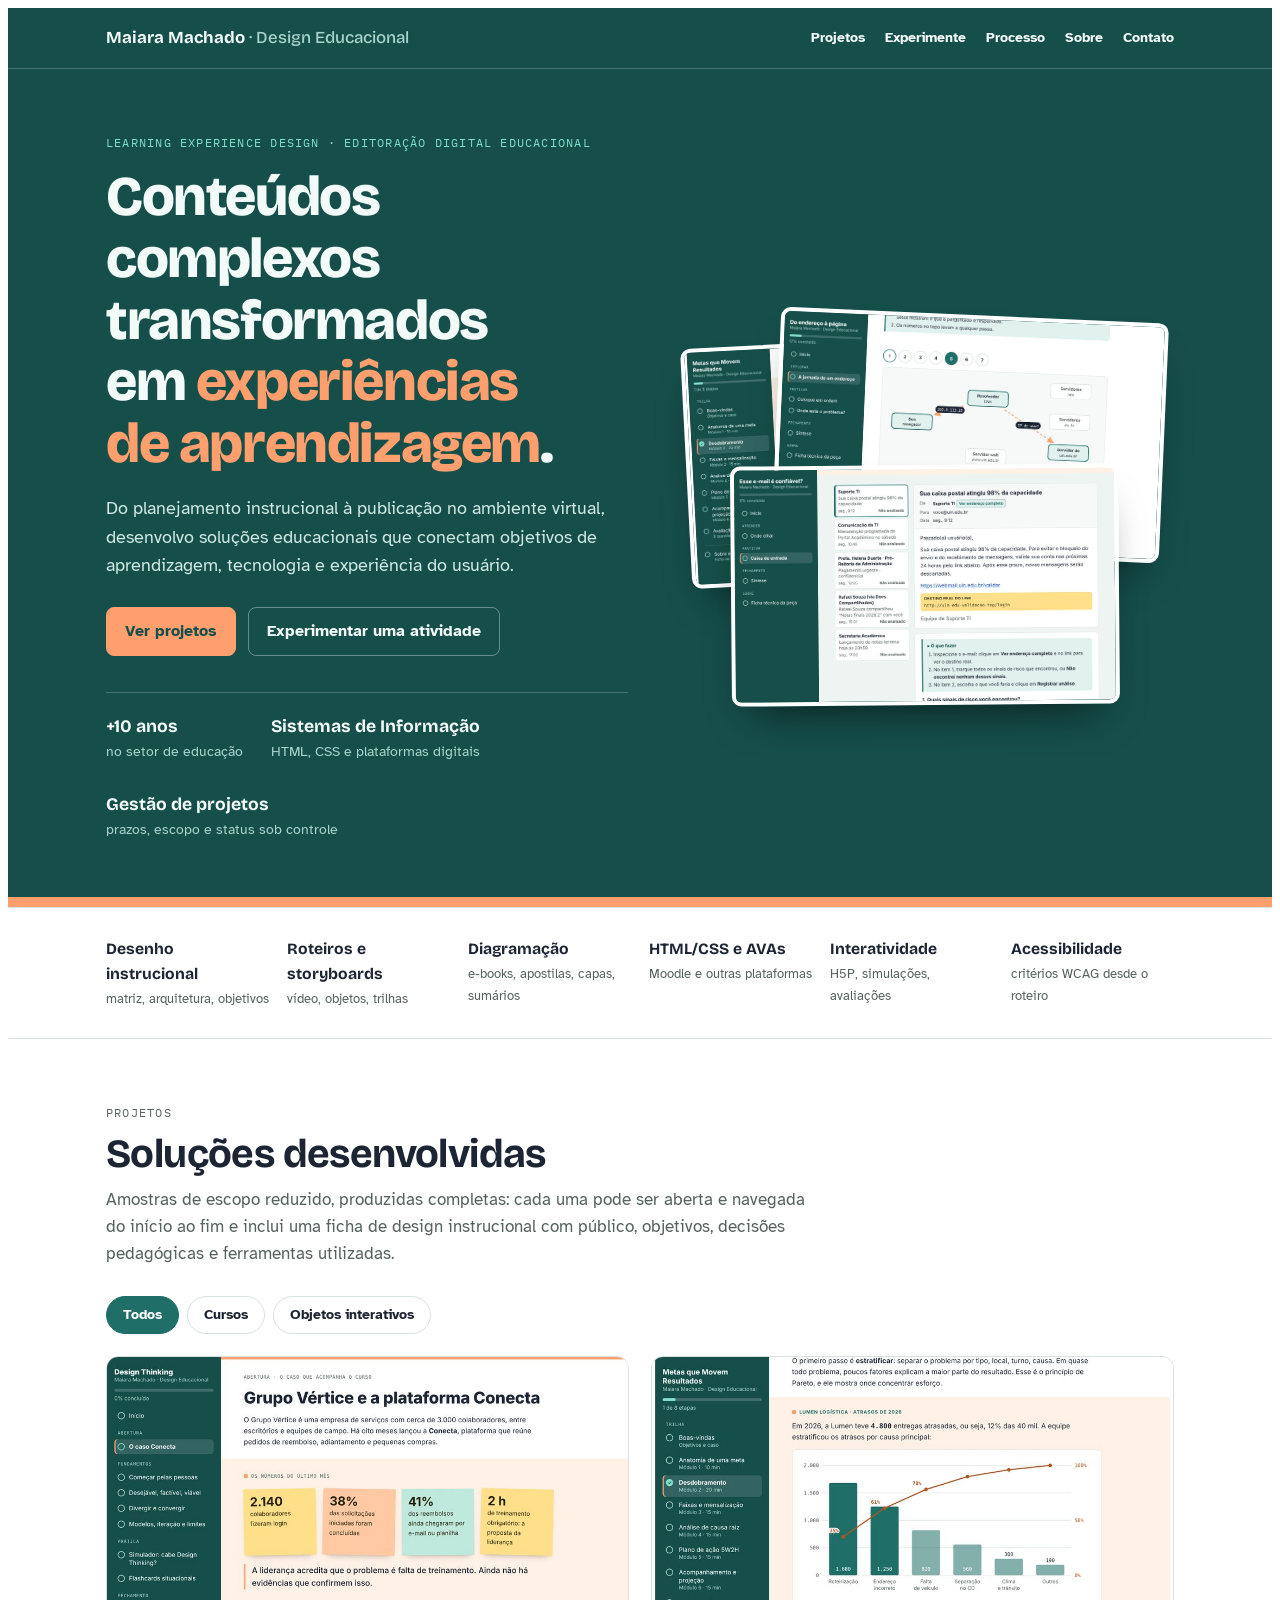
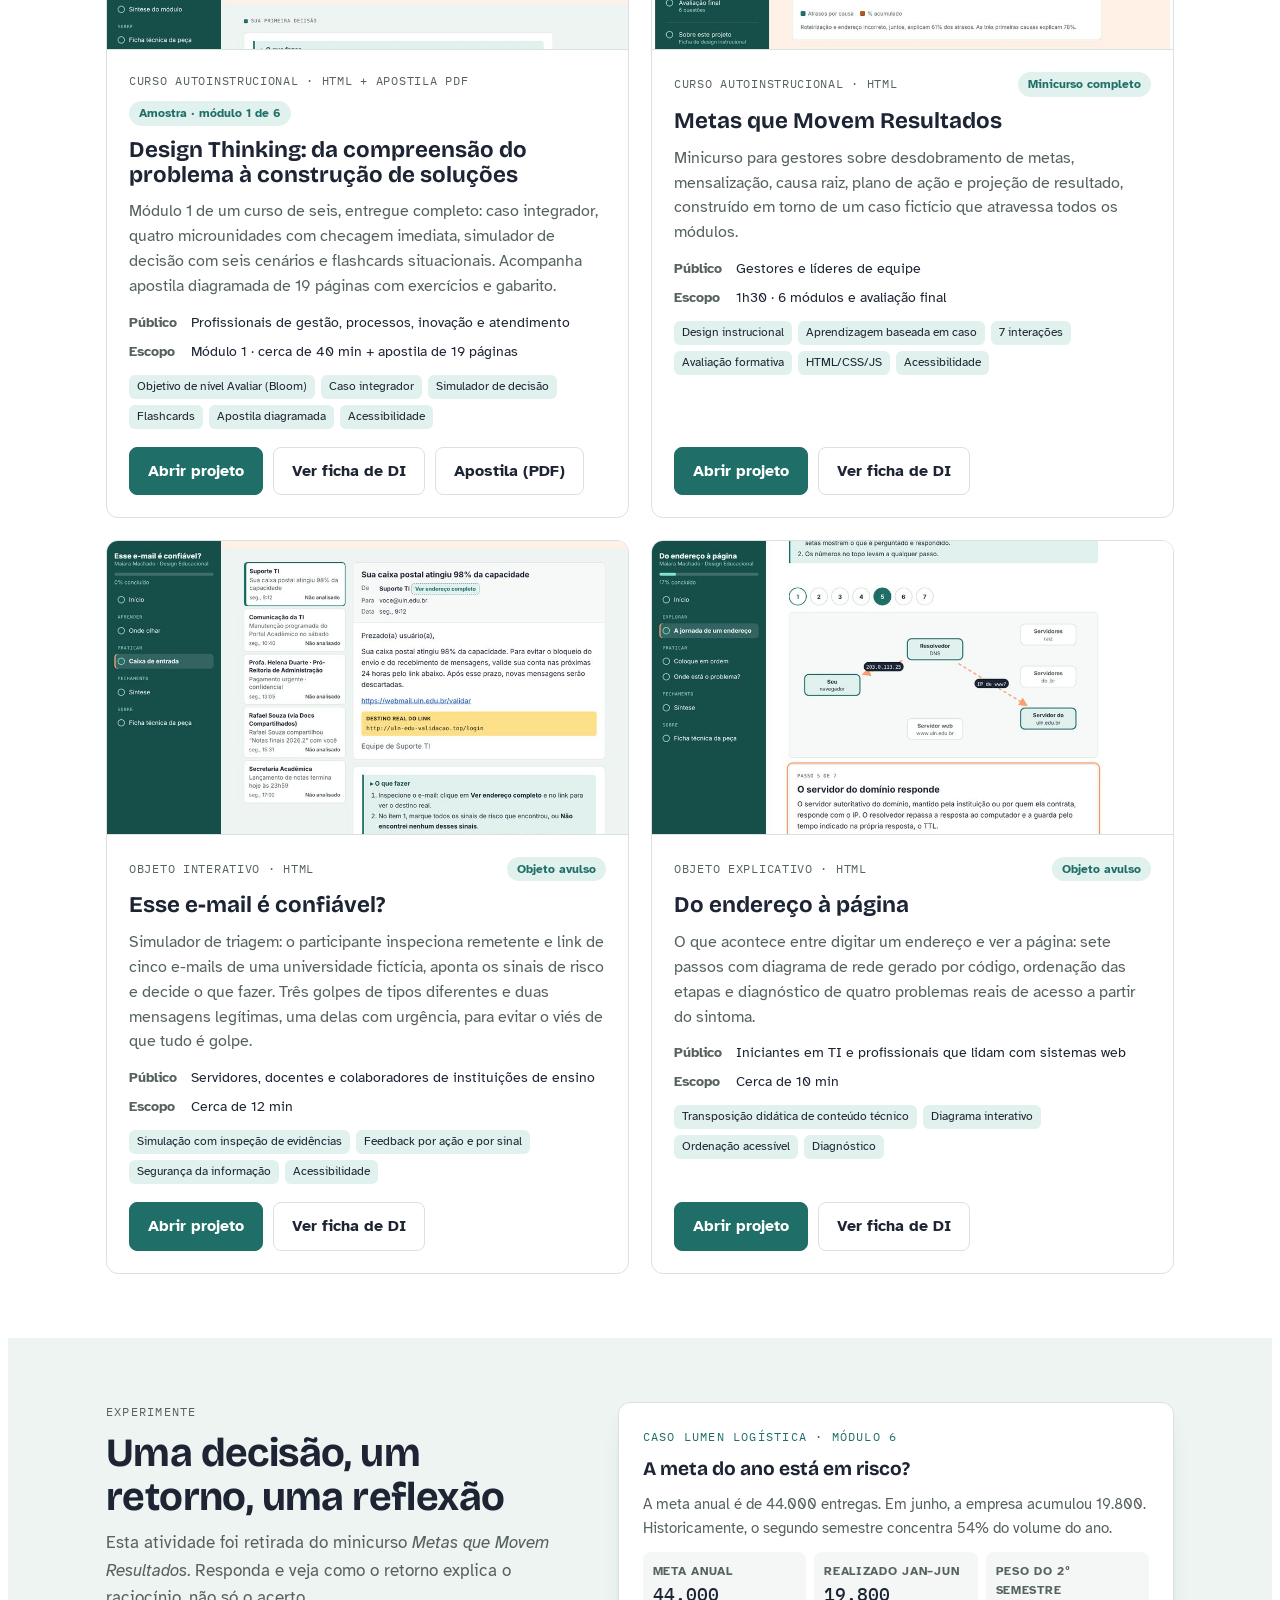
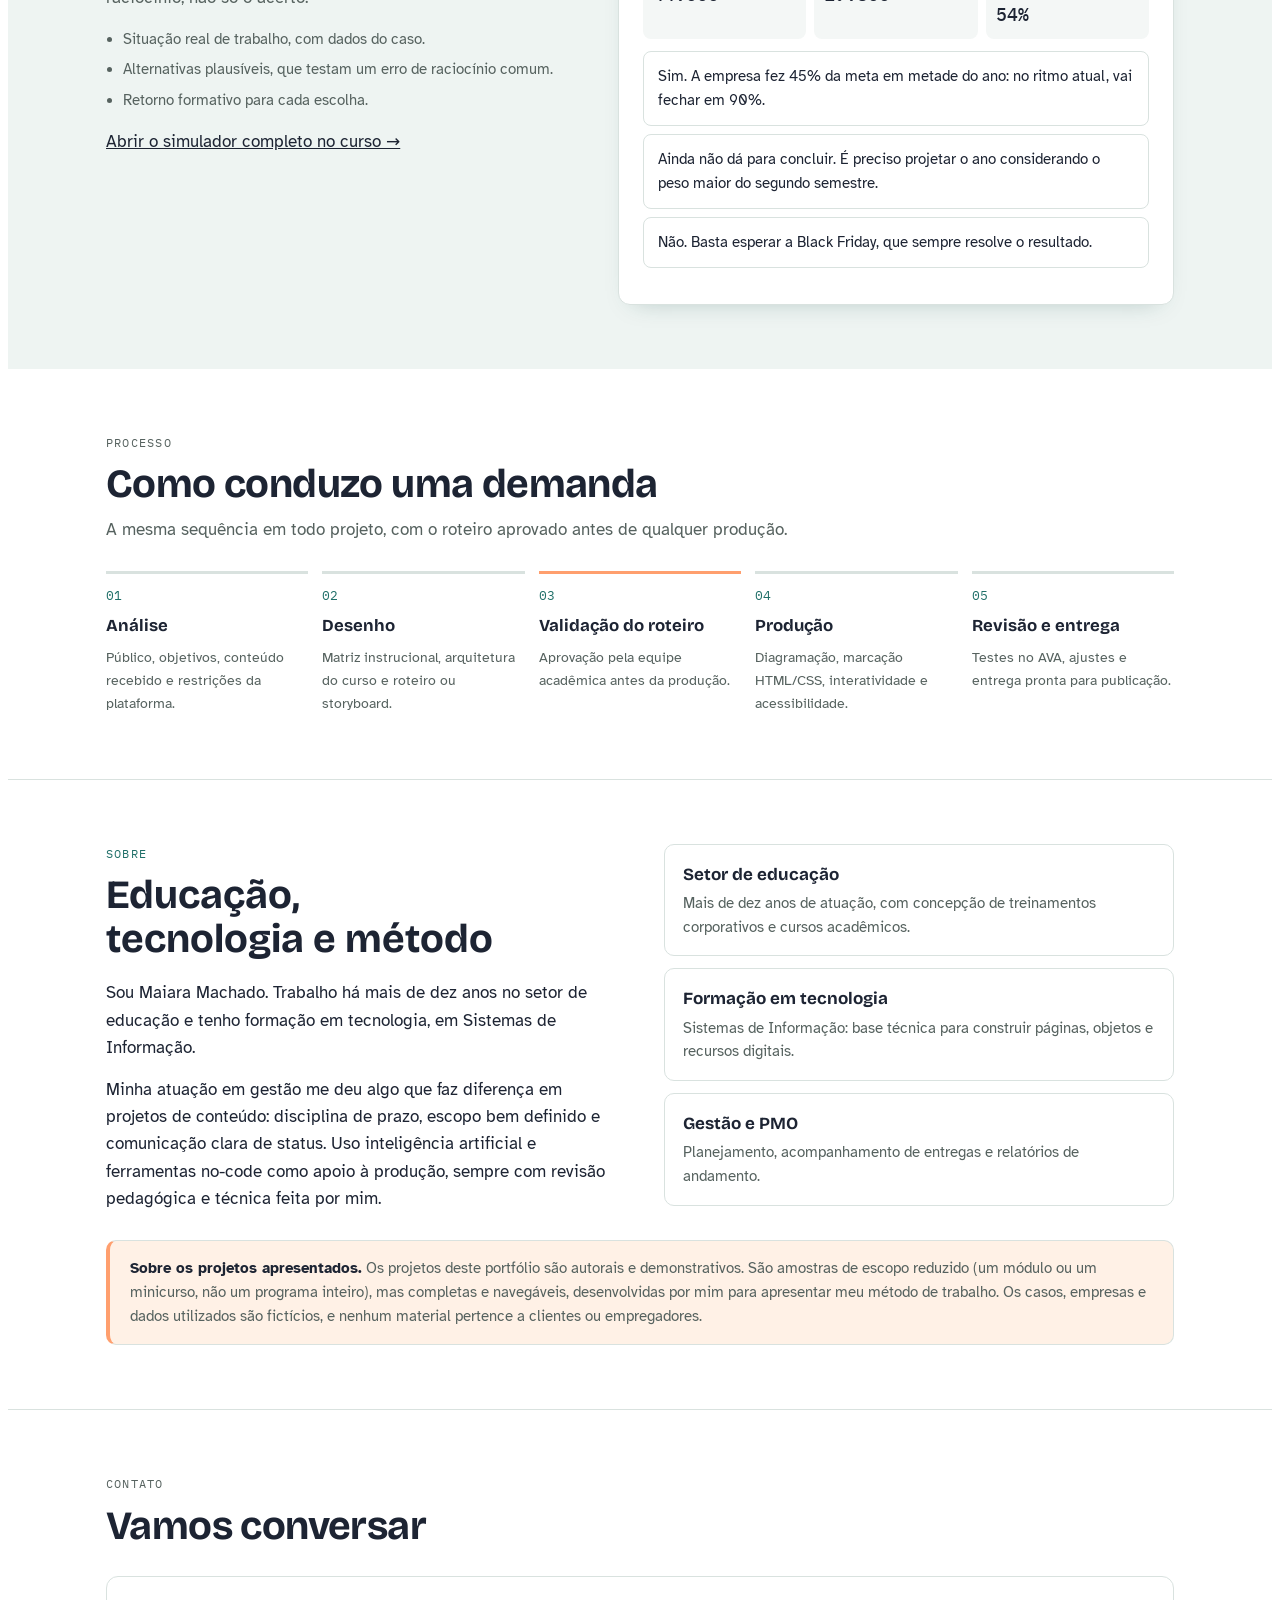
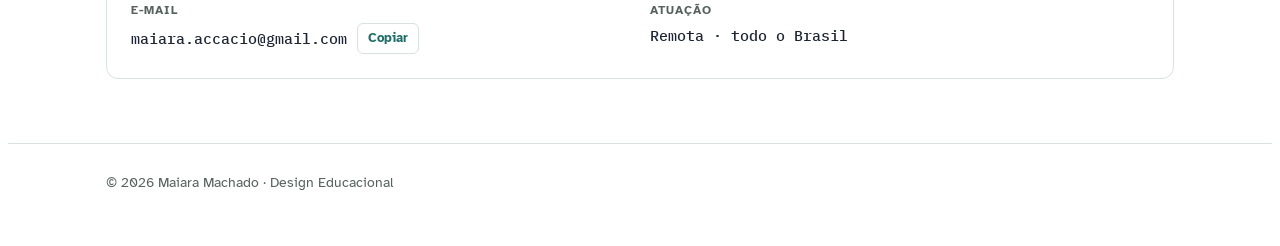
<file: index.html>
<!doctype html>
<html lang="pt-BR">
<head>
<meta charset="utf-8">
<meta name="viewport" content="width=device-width, initial-scale=1, viewport-fit=cover">
<title>Portfólio Maiara Machado</title>
<meta name="claude:viewport-fit-sides" content="cover">
<meta name="description" content="Portfólio de design instrucional e editoração digital educacional de Maiara Machado.">
<link rel="preconnect" href="https://fonts.googleapis.com">
<link rel="preconnect" href="https://fonts.gstatic.com" crossorigin>
<link rel="stylesheet" href="https://fonts.googleapis.com/css2?family=Atkinson+Hyperlegible:wght@400;700&family=Bricolage+Grotesque:opsz,wght@12..96,500;12..96,700;12..96,800&family=IBM+Plex+Mono:wght@500&display=swap">
<link rel="stylesheet" href="css/portfolio.css">
</head>
<body>
<a class="skip" href="#projetos">Pular para os projetos</a>

<header class="top">
  <div class="wrap">
    <a class="mark" href="#inicio">Maiara Machado <span>· Design Educacional</span></a>
    <nav aria-label="Seções">
      <a href="#projetos">Projetos</a>
      <a href="#experimente" class="opt">Experimente</a>
      <a href="#processo" class="opt">Processo</a>
      <a href="#sobre">Sobre</a>
      <a href="#contato">Contato</a>
    </nav>
  </div>
</header>

<main>
  <section class="hero" id="inicio" aria-labelledby="h-hero">
    <div class="wrap hero-grid">
      <div>
        <p class="eyebrow">Learning Experience Design · Editoração digital educacional</p>
        <h1 id="h-hero">Conteúdos complexos transformados em <em>experiências de aprendizagem</em>.</h1>
        <p class="lead">Do planejamento instrucional à publicação no ambiente virtual, desenvolvo soluções educacionais que conectam objetivos de aprendizagem, tecnologia e experiência do usuário.</p>
        <div class="cta"><a class="btn pri" href="#projetos">Ver projetos</a><a class="btn" href="#experimente">Experimentar uma atividade</a></div>
        <div class="facts" aria-label="Resumo profissional">
          <div><b>+10 anos</b><span>no setor de educação</span></div>
          <div><b>Sistemas de Informação</b><span>HTML, CSS e plataformas digitais</span></div>
          <div><b>Gestão de projetos</b><span>prazos, escopo e status sob controle</span></div>
        </div>
      </div>
      <div class="stack" aria-hidden="true">
        <img src="assets/thumbs/metas.jpg" alt="">
        <img src="assets/thumbs/dns.jpg" alt="">
        <img src="assets/thumbs/phishing.jpg" alt="">
      </div>
    </div>
  </section>

  <div class="deliver" aria-label="O que entrego">
    <div class="wrap">
      <ul>
        <li><b>Desenho instrucional</b><span>matriz, arquitetura, objetivos</span></li>
        <li><b>Roteiros e storyboards</b><span>vídeo, objetos, trilhas</span></li>
        <li><b>Diagramação</b><span>e-books, apostilas, capas, sumários</span></li>
        <li><b>HTML/CSS e AVAs</b><span>Moodle e outras plataformas</span></li>
        <li><b>Interatividade</b><span>H5P, simulações, avaliações</span></li>
        <li><b>Acessibilidade</b><span>critérios WCAG desde o roteiro</span></li>
      </ul>
    </div>
  </div>

  <section id="projetos" aria-labelledby="h-proj">
    <div class="wrap">
      <div class="sec-head">
        <p class="eyebrow">Projetos</p>
        <h2 id="h-proj">Soluções desenvolvidas</h2>
        <p>Amostras de escopo reduzido, produzidas completas: cada uma pode ser aberta e navegada do início ao fim e inclui uma ficha de design instrucional com público, objetivos, decisões pedagógicas e ferramentas utilizadas.</p>
      </div>
      <div class="filters" id="filters" role="group" aria-label="Filtrar por formato" hidden></div>
      <div class="projects" id="projList"></div>
    </div>
  </section>

  <section class="lab" id="experimente" aria-labelledby="h-lab">
    <div class="wrap lab-grid">
      <div class="lab-why">
        <div class="sec-head" style="margin-bottom:0">
          <p class="eyebrow">Experimente</p>
          <h2 id="h-lab">Uma decisão, um retorno, uma reflexão</h2>
          <p>Esta atividade foi retirada do minicurso <i>Metas que Movem Resultados</i>. Responda e veja como o retorno explica o raciocínio, não só o acerto.</p>
        </div>
        <ul>
          <li>Situação real de trabalho, com dados do caso.</li>
          <li>Alternativas plausíveis, que testam um erro de raciocínio comum.</li>
          <li>Retorno formativo para cada escolha.</li>
        </ul>
        <a href="metas/index.html#m6" target="_blank" rel="noopener">Abrir o simulador completo no curso →</a>
      </div>
      <div class="activity" id="activity">
        <p class="eyebrow" style="color:var(--accent)">Caso Lumen Logística · Módulo 6</p>
        <h3>A meta do ano está em risco?</h3>
        <p class="ctx">A meta anual é de 44.000 entregas. Em junho, a empresa acumulou 19.800. Historicamente, o segundo semestre concentra 54% do volume do ano.</p>
        <div class="data" aria-label="Dados do caso">
          <div><span>Meta anual</span><b>44.000</b></div>
          <div><span>Realizado jan–jun</span><b>19.800</b></div>
          <div><span>Peso do 2º semestre</span><b>54%</b></div>
        </div>
        <div id="choices" role="group" aria-label="Alternativas">
          <button class="choice" type="button" data-a="0" aria-pressed="false">Sim. A empresa fez 45% da meta em metade do ano: no ritmo atual, vai fechar em 90%.</button>
          <button class="choice" type="button" data-a="1" aria-pressed="false" style="margin-top:8px">Ainda não dá para concluir. É preciso projetar o ano considerando o peso maior do segundo semestre.</button>
          <button class="choice" type="button" data-a="2" aria-pressed="false" style="margin-top:8px">Não. Basta esperar a Black Friday, que sempre resolve o resultado.</button>
        </div>
        <div class="fb" id="fb" role="status" aria-live="polite" hidden></div>
        <div class="lab-foot"><button class="btn" type="button" id="labReset" hidden>Tentar de novo</button></div>
      </div>
    </div>
  </section>

  <section id="processo" aria-labelledby="h-proc">
    <div class="wrap">
      <div class="sec-head">
        <p class="eyebrow">Processo</p>
        <h2 id="h-proc">Como conduzo uma demanda</h2>
        <p>A mesma sequência em todo projeto, com o roteiro aprovado antes de qualquer produção.</p>
      </div>
      <ol class="steps">
        <li><b>Análise</b><p>Público, objetivos, conteúdo recebido e restrições da plataforma.</p></li>
        <li><b>Desenho</b><p>Matriz instrucional, arquitetura do curso e roteiro ou storyboard.</p></li>
        <li class="key"><b>Validação do roteiro</b><p>Aprovação pela equipe acadêmica antes da produção.</p></li>
        <li><b>Produção</b><p>Diagramação, marcação HTML/CSS, interatividade e acessibilidade.</p></li>
        <li><b>Revisão e entrega</b><p>Testes no AVA, ajustes e entrega pronta para publicação.</p></li>
      </ol>
    </div>
  </section>

  <section id="sobre" aria-labelledby="h-sobre" style="border-top:1px solid var(--line)">
    <div class="wrap">
      <div class="about">
        <div>
          <p class="eyebrow">Sobre</p>
          <h2 id="h-sobre" style="font-size:clamp(1.7rem,4vw,2.5rem);margin-block:10px 18px">Educação, tecnologia e método</h2>
          <p class="lead">Sou Maiara Machado. Trabalho há mais de dez anos no setor de educação e tenho formação em tecnologia, em Sistemas de Informação.</p>
          <p>Minha atuação em gestão me deu algo que faz diferença em projetos de conteúdo: disciplina de prazo, escopo bem definido e comunicação clara de status. Uso inteligência artificial e ferramentas no-code como apoio à produção, sempre com revisão pedagógica e técnica feita por mim.</p>
        </div>
        <div class="creds">
          <div class="cred"><b>Setor de educação</b><p>Mais de dez anos de atuação, com concepção de treinamentos corporativos e cursos acadêmicos.</p></div>
          <div class="cred"><b>Formação em tecnologia</b><p>Sistemas de Informação: base técnica para construir páginas, objetos e recursos digitais.</p></div>
          <div class="cred"><b>Gestão e PMO</b><p>Planejamento, acompanhamento de entregas e relatórios de andamento.</p></div>
        </div>
      </div>
      <p class="note"><b>Sobre os projetos apresentados.</b> Os projetos deste portfólio são autorais e demonstrativos. São amostras de escopo reduzido (um módulo ou um minicurso, não um programa inteiro), mas completas e navegáveis, desenvolvidas por mim para apresentar meu método de trabalho. Os casos, empresas e dados utilizados são fictícios, e nenhum material pertence a clientes ou empregadores.</p>
    </div>
  </section>

  <section id="contato" aria-labelledby="h-cont" style="border-top:1px solid var(--line)">
    <div class="wrap">
      <div class="sec-head">
        <p class="eyebrow">Contato</p>
        <h2 id="h-cont">Vamos conversar</h2>
      </div>
      <div class="contact">
        <div><span>E-mail</span><div class="copy-row"><b id="email">maiara.accacio@gmail.com</b><button type="button" class="copy-btn" id="copyEmail">Copiar</button><span class="copy-msg" id="copyMsg" role="status"></span></div></div>
        <div><span>Atuação</span><b>Remota · todo o Brasil</b></div>
      </div>
    </div>
  </section>
</main>
<footer><div class="wrap">© 2026 Maiara Machado · Design Educacional</div></footer>

<!-- Scripts clássicos: primeiro os dados dos projetos, depois a lógica da página. -->
<script src="data/projetos.js"></script>
<script src="js/portfolio.js"></script>
</body>
</html>
</file>
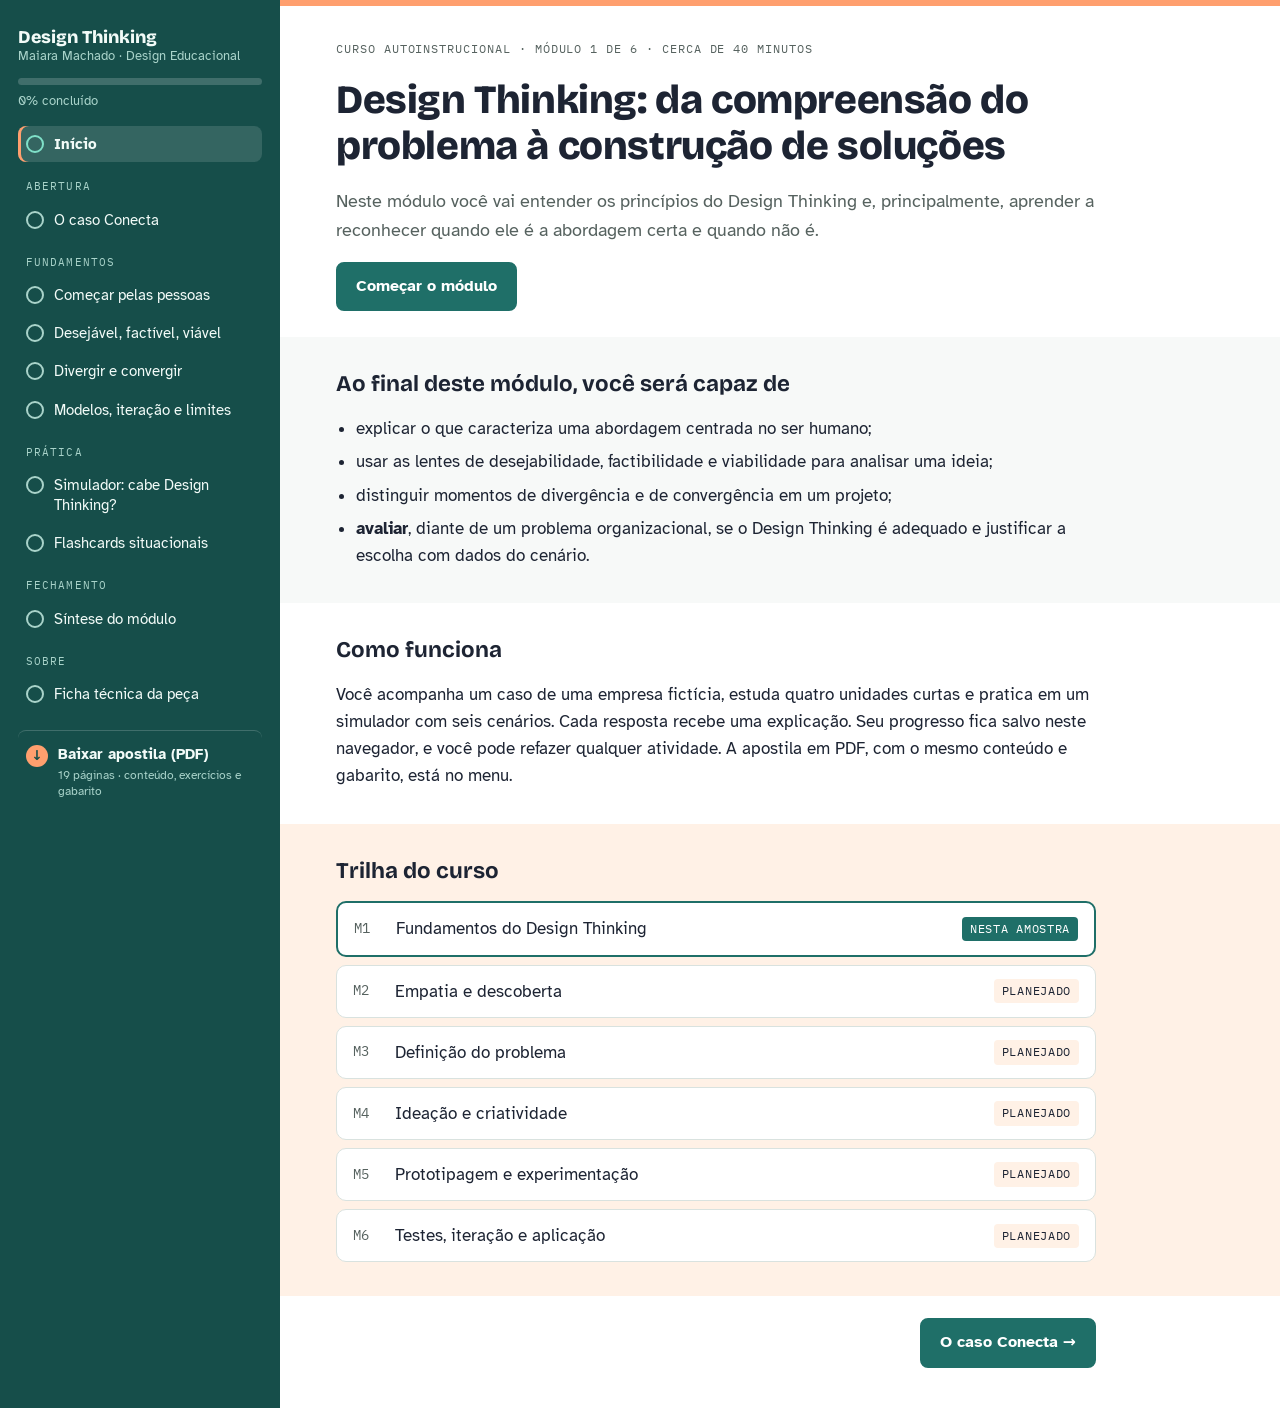
<file: design-thinking/index.html>
<!doctype html>
<html lang="pt-BR">
<head>
<meta charset="utf-8">
<meta name="viewport" content="width=device-width, initial-scale=1, viewport-fit=cover">
<title>Design Thinking · Módulo 1</title>
<meta name="claude:viewport-fit-sides" content="cover">
<link rel="preconnect" href="https://fonts.googleapis.com">
<link rel="preconnect" href="https://fonts.gstatic.com" crossorigin>
<link rel="stylesheet" href="https://fonts.googleapis.com/css2?family=Atkinson+Hyperlegible:ital,wght@0,400;0,700;1,400&family=Bricolage+Grotesque:opsz,wght@12..96,500;12..96,700;12..96,800&family=IBM+Plex+Mono:wght@500&display=swap">
<link rel="stylesheet" href="css/styles.css">
</head>
<body>
<div class="app">
  <aside class="side" aria-label="Navegação do módulo">
    <div class="side-head">
      <div class="brand">
        <b>Design Thinking</b>
        <span>Maiara Machado · Design Educacional</span>
      </div>
      <button type="button" class="menu-btn" id="menuBtn" aria-expanded="false" aria-controls="toc">Sumário</button>
    </div>
    <div class="prog">
      <div class="prog-bar" aria-hidden="true"><i id="progFill"></i></div>
      <span id="progLabel" aria-live="polite">0% concluído</span>
    </div>
    <nav class="toc" id="toc" aria-label="Sumário do módulo"></nav>
  </aside>
  <main id="main" class="main"></main>
</div>
<div class="sr" aria-live="polite" id="live"></div>

<!-- Scripts clássicos (sem módulos ES) para o curso abrir direto do arquivo, sem servidor. A ordem importa. -->
<script src="data/content.js"></script>
<script src="js/storage.js"></script>
<script src="js/ui.js"></script>
<script src="js/assessment.js"></script>
<script src="js/activities.js"></script>
<script src="js/screens.js"></script>
<script src="js/navigation.js"></script>
<script src="js/app.js"></script>
</body>
</html>
</file>
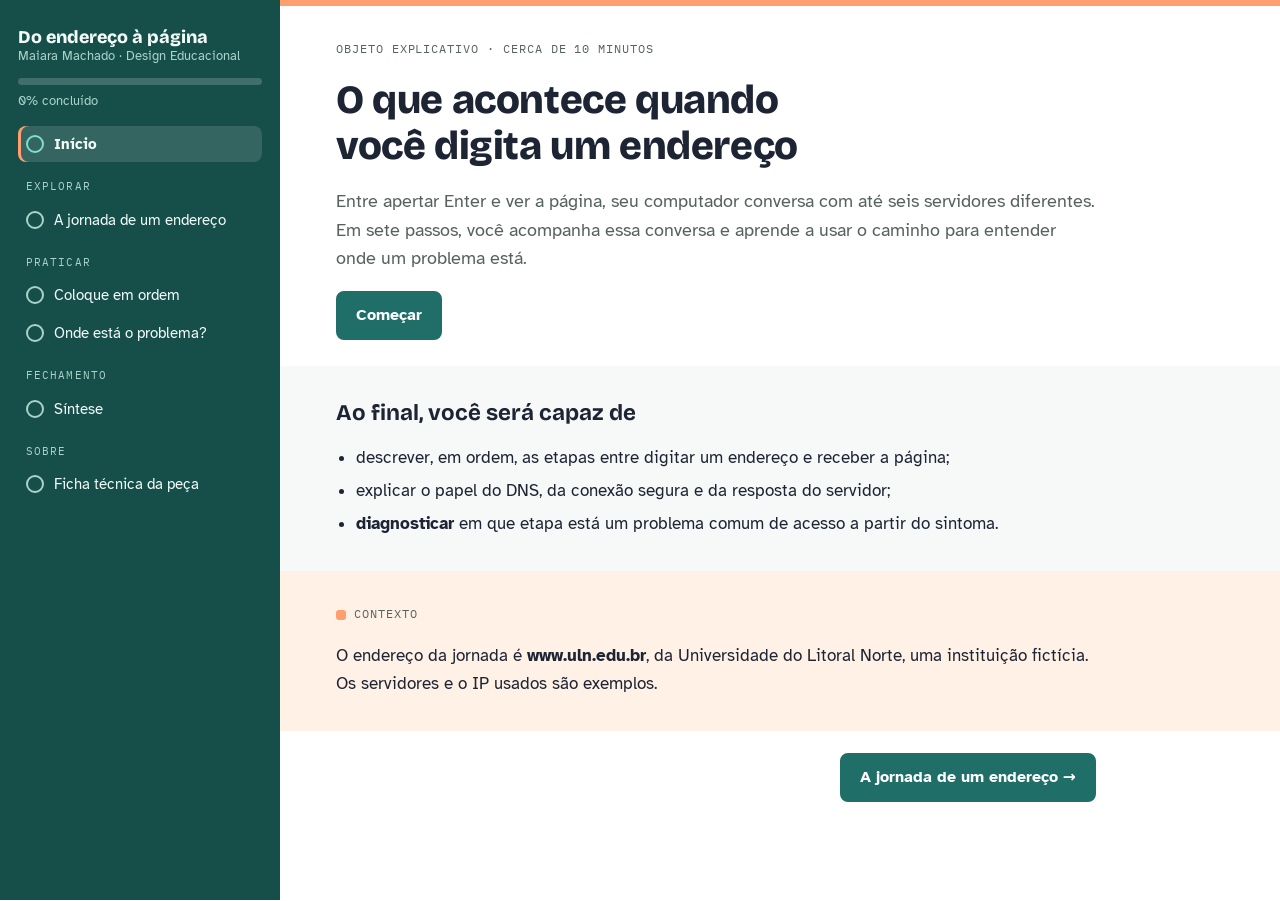
<file: dns/index.html>
<!doctype html>
<html lang="pt-BR">
<head>
<meta charset="utf-8">
<meta name="viewport" content="width=device-width, initial-scale=1, viewport-fit=cover">
<title>Do endereço à página</title>
<meta name="claude:viewport-fit-sides" content="cover">
<link rel="preconnect" href="https://fonts.googleapis.com">
<link rel="preconnect" href="https://fonts.gstatic.com" crossorigin>
<link rel="stylesheet" href="https://fonts.googleapis.com/css2?family=Atkinson+Hyperlegible:ital,wght@0,400;0,700;1,400&family=Bricolage+Grotesque:opsz,wght@12..96,500;12..96,700;12..96,800&family=IBM+Plex+Mono:wght@500&display=swap">
<link rel="stylesheet" href="css/base.css">
<link rel="stylesheet" href="css/peca.css">
</head>
<body>
<div class="app">
  <aside class="side" aria-label="Navegação">
    <div class="side-head">
      <div class="brand">
        <b>Do endereço à página</b>
        <span>Maiara Machado · Design Educacional</span>
      </div>
      <button type="button" class="menu-btn" id="menuBtn" aria-expanded="false" aria-controls="toc">Sumário</button>
    </div>
    <div class="prog">
      <div class="prog-bar" aria-hidden="true"><i id="progFill"></i></div>
      <span id="progLabel" aria-live="polite">0% concluído</span>
    </div>
    <nav class="toc" id="toc" aria-label="Sumário"></nav>
  </aside>
  <main id="main" class="main"></main>
</div>
<div class="sr" aria-live="polite" id="live"></div>

<!-- Scripts clássicos, na ordem: dados, núcleo, atividades, telas, inicialização. Abre direto do arquivo, sem servidor. -->
<script src="data/content.js"></script>
<script src="js/core.js"></script>
<script src="js/activities.js"></script>
<script src="js/screens.js"></script>
<script src="js/app.js"></script>
</body>
</html>
</file>
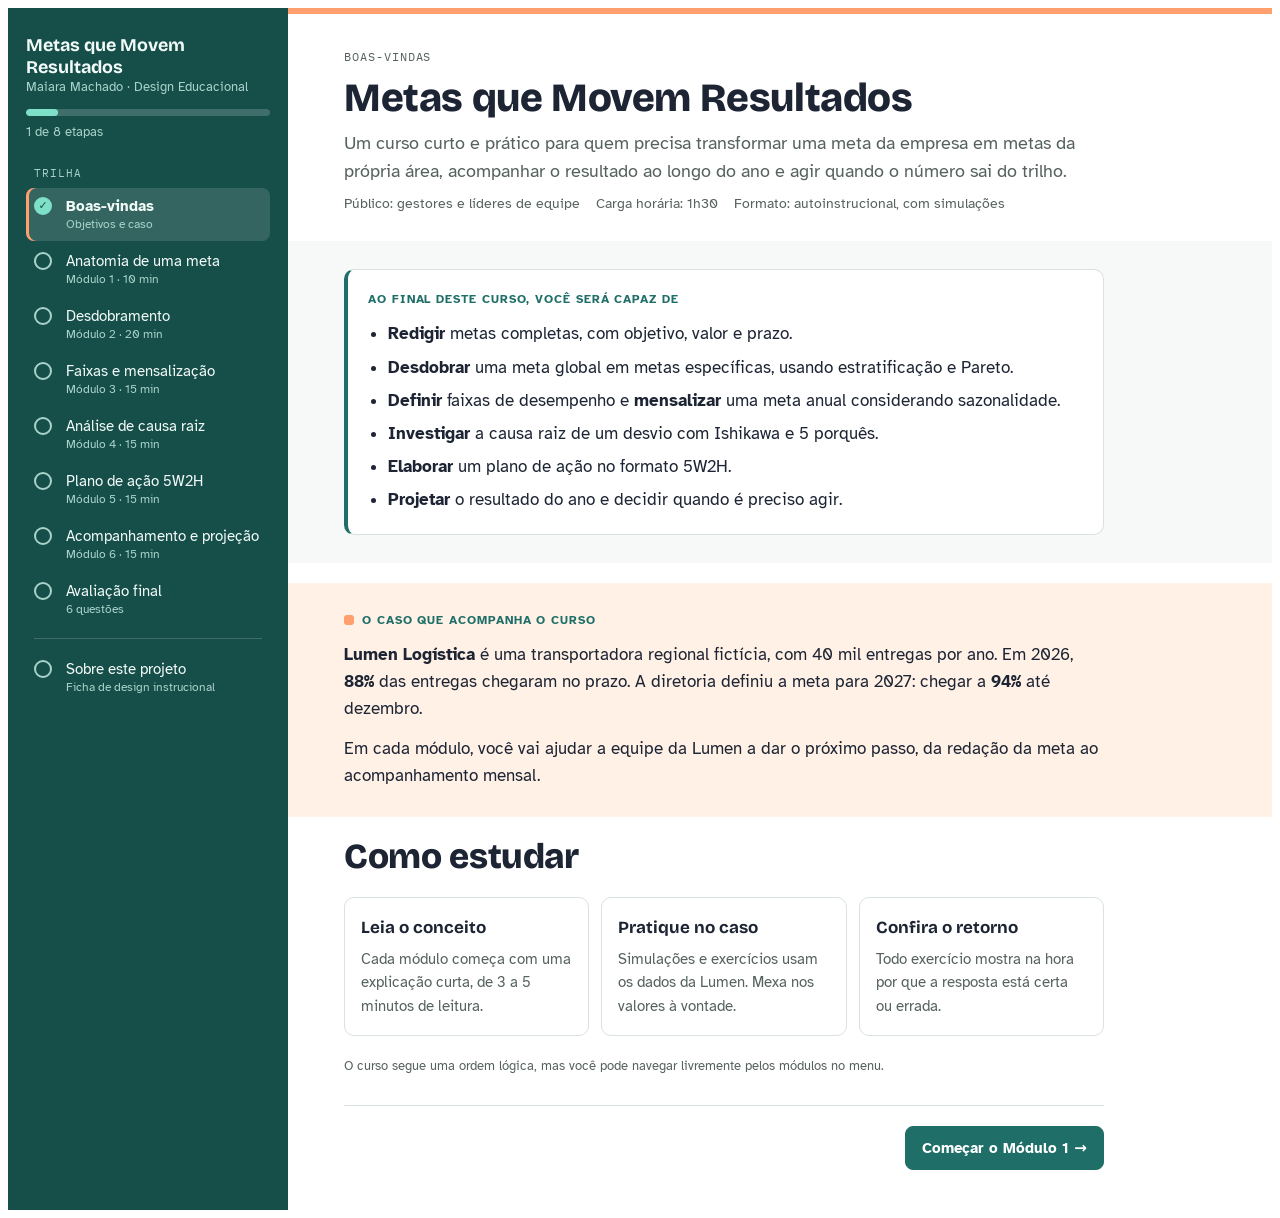
<file: metas/index.html>
<!doctype html>
<html lang="pt-BR">
<head>
<meta charset="utf-8">
<meta name="viewport" content="width=device-width, initial-scale=1, viewport-fit=cover">
<title>Metas que Movem Resultados</title>
<meta name="claude:viewport-fit-sides" content="cover">
<link rel="preconnect" href="https://fonts.googleapis.com">
<link rel="preconnect" href="https://fonts.gstatic.com" crossorigin>
<link rel="stylesheet" href="https://fonts.googleapis.com/css2?family=Atkinson+Hyperlegible:ital,wght@0,400;0,700;1,400&family=Bricolage+Grotesque:opsz,wght@12..96,500;12..96,700;12..96,800&family=IBM+Plex+Mono:wght@500&display=swap">
<link rel="stylesheet" href="css/curso.css">
</head>
<body>
<a class="skip" href="#conteudo">Pular para o conteúdo</a>

<div class="app">
  <aside class="side" aria-label="Navegação do curso">
    <div class="side-head">
      <div class="brand"><b>Metas que Movem Resultados</b><span>Maiara Machado · Design Educacional</span></div>
      <button class="menu-btn" id="menuBtn" aria-expanded="false" aria-controls="trilha">Módulos</button>
    </div>
    <div class="prog" aria-live="polite">
      <div class="bar" role="progressbar" aria-label="Progresso no curso" aria-valuemin="0" aria-valuemax="100" aria-valuenow="0" id="progBar"><i></i></div>
      <span class="txt" id="progTxt">0 de 8 etapas</span>
    </div>
    <nav class="trilha" id="trilha" aria-label="Módulos do curso">
      <p class="trilha-h">Trilha</p>
      <ol id="navList"></ol>
      <div class="trilha-sep"></div>
      <ol><li><a href="#sobre" data-view="sobre"><span class="st" aria-hidden="true"></span><span>Sobre este projeto<small>Ficha de design instrucional</small></span></a></li></ol>
    </nav>
  </aside>

  <main id="conteudo" tabindex="-1">
<!-- ============ INÍCIO ============ -->
<section aria-labelledby="h-inicio" class="mod" data-view="inicio">
<div class="mod-head">
<p class="eyebrow">Boas-vindas</p>
<h1 id="h-inicio">Metas que Movem Resultados</h1>
<p class="lead">Um curso curto e prático para quem precisa transformar uma meta da empresa em metas da própria área, acompanhar o resultado ao longo do ano e agir quando o número sai do trilho.</p>
<div class="meta-line"><span>Público: gestores e líderes de equipe</span><span>Carga horária: 1h30</span><span>Formato: autoinstrucional, com simulações</span></div>
</div>
<div class="bleed bleed--soft"><div class="box obj">
<span class="tag">Ao final deste curso, você será capaz de</span>
<ul class="clean">
<li><b>Redigir</b> metas completas, com objetivo, valor e prazo.</li>
<li><b>Desdobrar</b> uma meta global em metas específicas, usando estratificação e Pareto.</li>
<li><b>Definir</b> faixas de desempenho e <b>mensalizar</b> uma meta anual considerando sazonalidade.</li>
<li><b>Investigar</b> a causa raiz de um desvio com Ishikawa e 5 porquês.</li>
<li><b>Elaborar</b> um plano de ação no formato 5W2H.</li>
<li><b>Projetar</b> o resultado do ano e decidir quando é preciso agir.</li>
</ul>
</div></div>
<div class="bleed bleed--case"><div class="box caso">
<span class="tag">O caso que acompanha o curso</span>
<p><b>Lumen Logística</b> é uma transportadora regional fictícia, com 40 mil entregas por ano. Em 2026, <b class="mono">88%</b> das entregas chegaram no prazo. A diretoria definiu a meta para 2027: chegar a <b class="mono">94%</b> até dezembro.</p>
<p>Em cada módulo, você vai ajudar a equipe da Lumen a dar o próximo passo, da redação da meta ao acompanhamento mensal.</p>
</div></div>
<h2>Como estudar</h2>
<div class="grid3">
<div class="card"><b>Leia o conceito</b><p>Cada módulo começa com uma explicação curta, de 3 a 5 minutos de leitura.</p></div>
<div class="card"><b>Pratique no caso</b><p>Simulações e exercícios usam os dados da Lumen. Mexa nos valores à vontade.</p></div>
<div class="card"><b>Confira o retorno</b><p>Todo exercício mostra na hora por que a resposta está certa ou errada.</p></div>
</div>
<p class="hint">O curso segue uma ordem lógica, mas você pode navegar livremente pelos módulos no menu.</p>
<div class="pager"><span></span><a class="btn pri" href="#m1">Começar o Módulo 1 →</a></div>
</section>
<!-- ============ M1 ============ -->
<section aria-labelledby="h-m1" class="mod" data-view="m1" hidden="">
<div class="mod-head">
<p class="eyebrow">Módulo 1 · 10 min</p>
<h2 id="h-m1">Anatomia de uma meta</h2>
<p class="lead">Uma meta só orienta a ação quando qualquer pessoa consegue dizer, sem margem para dúvida, se ela foi ou não atingida.</p>
</div>
<p>No método de Gerenciamento pelas Diretrizes, uma meta tem sempre três partes. Se faltar alguma, o que existe é uma intenção, e intenções não podem ser acompanhadas.</p>
<div aria-label="Meta é igual a objetivo gerencial mais valor mais prazo" class="formula"><span>Objetivo gerencial</span><em>+</em><span>Valor</span><em>+</em><span>Prazo</span></div>
<div class="grid3">
<div class="card"><b>Objetivo gerencial</b><p>O verbo e o indicador: <i>aumentar a taxa de entregas no prazo</i>.</p></div>
<div class="card"><b>Valor</b><p>De onde se parte e aonde se quer chegar: <i>de 88% para 94%</i>.</p></div>
<div class="card"><b>Prazo</b><p>Até quando: <i>até dezembro de 2027</i>.</p></div>
</div>
<div class="box">
<span class="tag">Três termos que costumam se confundir</span>
<ul class="clean">
<li><b>Indicador</b> é o que se mede: taxa de entregas no prazo.</li>
<li><b>Meta</b> é o valor que se quer atingir nesse indicador, num prazo.</li>
<li><b>Item de controle</b> é o indicador sob responsabilidade de uma pessoa específica, acompanhado com frequência definida.</li>
</ul>
</div>
<div class="bleed bleed--activity"><h3>Pratique: estas metas estão completas?</h3><div class="box" id="classif"></div></div>

<div class="pager"><a class="btn" href="#inicio">← Início</a><a class="btn pri" href="#m2">Módulo 2 →</a></div>
</section>
<!-- ============ M2 ============ -->
<section aria-labelledby="h-m2" class="mod" data-view="m2" hidden="">
<div class="mod-head">
<p class="eyebrow">Módulo 2 · 20 min</p>
<h2 id="h-m2">Desdobramento: da meta global às metas das áreas</h2>
<p class="lead">Desdobrar não é dividir a meta igualmente entre as áreas. É descobrir onde está o problema e colocar a meta onde está a alavanca.</p>
</div>
<p>O primeiro passo é <b>estratificar</b>: separar o problema por tipo, local, turno, causa. Em quase todo problema, poucos fatores explicam a maior parte do resultado. Esse é o princípio de Pareto, e ele mostra onde concentrar esforço.</p>
<div class="bleed bleed--case"><div class="box caso">
<span class="tag">Lumen Logística · atrasos de 2026</span>
<p>Em 2026, a Lumen teve <b class="mono">4.800</b> entregas atrasadas, ou seja, 12% das 40 mil. A equipe estratificou os atrasos por causa principal:</p>
</div><figure class="box" style="margin:0">
<svg aria-labelledby="paretoT paretoD" class="chart" id="pareto" role="img" viewbox="0 0 640 320"><title id="paretoT">Gráfico de Pareto dos atrasos da Lumen em 2026</title><desc id="paretoD">Roteirização 1.680, endereço incorreto 1.250, falta de veículo 820, separação no centro de distribuição 560, clima e trânsito 300, outros 190. As duas primeiras causas somam 61% dos atrasos.</desc></svg>
<div class="legend"><span><i style="background:var(--accent)"></i>Atrasos por causa</span><span><i style="background:var(--signal)"></i>% acumulado</span></div>
<figcaption class="hint">Roteirização e endereço incorreto, juntos, explicam 61% dos atrasos. As três primeiras causas explicam 78%.</figcaption>
</figure></div>

<p>Com a estratificação em mãos, a meta global vira <b>metas específicas</b>, cada uma com um dono. Repare que a causa "clima e trânsito" ficou de fora: ela não está sob controle da empresa.</p>
<div aria-label="Árvore de desdobramento da meta da Lumen" class="tree">
<div class="node root"><small>Meta global · Diretoria de Operações</small><b>Entregas no prazo: de 88% para 94% até dez/2027</b></div>
<div aria-hidden="true" class="stem"></div>
<div class="branches">
<div class="node"><small>Planejamento de Rotas</small><b>Roteirização</b><br/><span class="mono" id="t-rot">−65%</span> nos atrasos</div>
<div class="node"><small>Atendimento</small><b>Endereço incorreto</b><br/><span class="mono" id="t-end">−60%</span> nos atrasos</div>
<div class="node"><small>Frota</small><b>Falta de veículo</b><br/><span class="mono" id="t-fro">−50%</span> nos atrasos</div>
<div class="node"><small>Centro de Distribuição</small><b>Separação</b><br/><span class="mono" id="t-cd">−30%</span> nos atrasos</div>
</div>
</div>
<div class="bleed bleed--activity"><h3>Simule: as metas das áreas garantem a meta global?</h3><p>Este é o teste que todo desdobramento precisa passar. Para chegar a 94%, a Lumen pode ter no máximo <b class="mono">2.400</b> atrasos, ou seja, precisa eliminar <b class="mono">2.400</b>. Ajuste a redução de cada causa e veja se a conta fecha.</p><div class="box">
<div id="simRows"></div>
<div aria-live="polite" class="result">
<div><span class="hint">Taxa projetada de entregas no prazo</span><br/><span class="big" id="simRate">94,1%</span></div>
<span class="pill ok" id="simPill">Desdobramento suficiente</span>
<span class="hint" id="simGap"></span>
</div>
</div></div>


<div class="box atencao">
<span class="tag">Erro comum</span>
<p>Distribuir a mesma redução para todas as áreas ("cada uma reduz 50%") parece justo, mas ignora o Pareto. Áreas com pouca contribuição para o problema recebem metas sem efeito, e as áreas críticas ficam com metas fracas demais.</p>
</div>
<div class="pager"><a class="btn" href="#m1">← Módulo 1</a><a class="btn pri" href="#m3">Módulo 3 →</a></div>
</section>
<!-- ============ M3 ============ -->
<section aria-labelledby="h-m3" class="mod" data-view="m3" hidden="">
<div class="mod-head">
<p class="eyebrow">Módulo 3 · 15 min</p>
<h2 id="h-m3">Faixas de desempenho e mensalização</h2>
<p class="lead">Uma meta anual só pode ser acompanhada mês a mês se cada mês tiver o seu próprio valor esperado.</p>
</div>
<h3>Faixas: gatilho, alvo e superação</h3>
<p>Muitas empresas definem três referências para cada meta. Elas são usadas no acompanhamento e, quando há remuneração variável, no cálculo do prêmio.</p>
<div class="grid3">
<div class="card"><b>Gatilho</b><p>O desempenho mínimo aceitável. Abaixo dele, a meta é considerada não atingida.</p></div>
<div class="card"><b>Alvo</b><p>A meta propriamente dita: o resultado que o planejamento exige.</p></div>
<div class="card"><b>Superação</b><p>Um resultado excepcional, acima do planejado.</p></div>
</div>
<div class="bleed bleed--activity"><h3>Mensalização com sazonalidade</h3><p>A Lumen também tem uma meta de volume: <b class="mono">44.000</b> entregas em 2027. Dividir por 12 cria metas fáceis em fevereiro e impossíveis em novembro, mês de Black Friday. O correto é distribuir a meta pelo peso histórico de cada mês.</p><div class="box">
<div class="inline-fields">
<div class="field"><label for="mAnual">Meta anual (entregas)</label><input id="mAnual" min="1000" step="500" type="number" value="44000"/></div>
<div class="field"><label for="mGat">Gatilho (% do alvo)</label><input id="mGat" max="100" min="50" step="1" type="number" value="90"/></div>
<div class="field"><label for="mSup">Superação (% do alvo)</label><input id="mSup" max="150" min="100" step="1" type="number" value="110"/></div>
</div>
<div style="display:flex;gap:12px;align-items:center;flex-wrap:wrap">
<span class="hint">Distribuição:</span>
<div aria-label="Tipo de distribuição" class="toggle" role="group">
<button aria-pressed="true" id="dSaz" type="button">Sazonal (histórico)</button>
<button aria-pressed="false" id="dLin" type="button">Linear (÷ 12)</button>
</div>
</div>
<svg aria-label="Gráfico de barras com a meta mensal de entregas" class="chart" id="mensChart" role="img" viewbox="0 0 640 240"></svg>
<div class="tbl-wrap"><table id="mensTbl"><thead><tr><th>Mês</th><th class="num">Peso</th><th class="num">Gatilho</th><th class="num">Alvo</th><th class="num">Superação</th></tr></thead><tbody></tbody></table></div>
</div></div>


<div class="box atencao">
<span class="tag">Atenção: metas em percentual não se somam</span>
<p>A sazonalidade vale para metas de volume (entregas, receita, atendimentos). Para uma meta em taxa, como os 94% de entregas no prazo, não faz sentido somar os meses. O que se define é uma <b>curva de evolução</b>: por exemplo, 89% no primeiro trimestre, 91% no segundo, 93% no terceiro e 94% no quarto, acompanhando o tempo que as ações levam para fazer efeito.</p>
</div>
<div class="pager"><a class="btn" href="#m2">← Módulo 2</a><a class="btn pri" href="#m4">Módulo 4 →</a></div>
</section>
<!-- ============ M4 ============ -->
<section aria-labelledby="h-m4" class="mod" data-view="m4" hidden="">
<div class="mod-head">
<p class="eyebrow">Módulo 4 · 15 min</p>
<h2 id="h-m4">Análise de causa raiz</h2>
<p class="lead">Atacar o sintoma faz o número melhorar por um mês. Atacar a causa raiz faz o problema não voltar.</p>
</div>
<p>O Pareto do Módulo 2 mostrou <b>onde</b> está o problema: roteirização. Agora a pergunta é <b>por quê</b>. Duas ferramentas simples ajudam a responder: o diagrama de Ishikawa, que organiza as causas possíveis, e os 5 porquês, que aprofundam a causa mais provável.</p>
<div class="bleed bleed--activity"><h3>Ishikawa: as causas possíveis, organizadas em 6M</h3><p class="hint">Problema analisado: atrasos por roteirização (1.680 em 2026). Selecione uma categoria.</p><div class="box">
<div aria-label="Categorias do diagrama de Ishikawa" class="sixm" id="sixm" role="group"></div>
<div aria-live="polite" id="sixmOut"></div>
</div></div>


<div class="bleed bleed--activity"><h3>5 porquês: da causa provável à causa raiz</h3><p>A equipe escolheu investigar a causa "tempo de parada subestimado". Avance pergunta por pergunta.</p><div class="box">
<ol aria-live="polite" class="why" id="whyList"></ol>
<div style="display:flex;gap:8px;flex-wrap:wrap"><button class="btn pri" id="whyNext" type="button">Perguntar "por quê?"</button><button class="btn" id="whyReset" type="button">Recomeçar</button></div>
</div></div>


<div class="box atencao">
<span class="tag">Como saber que chegou na causa raiz</span>
<p>Pare de perguntar quando encontrar uma causa sobre a qual a equipe consegue agir e que, se eliminada, impede o problema de voltar. Nem sempre são exatamente cinco perguntas.</p>
</div>
<div class="pager"><a class="btn" href="#m3">← Módulo 3</a><a class="btn pri" href="#m5">Módulo 5 →</a></div>
</section>
<!-- ============ M5 ============ -->
<section aria-labelledby="h-m5" class="mod" data-view="m5" hidden="">
<div class="mod-head">
<p class="eyebrow">Módulo 5 · 15 min</p>
<h2 id="h-m5">Plano de ação 5W2H</h2>
<p class="lead">Cada causa raiz vira uma ou mais ações. O 5W2H garante que nenhuma ação fique sem dono, sem prazo ou sem método.</p>
</div>
<div class="tbl-wrap"><table>
<thead><tr><th>Pergunta</th><th>Significado</th><th>Boa prática</th></tr></thead>
<tbody>
<tr><td><b>What</b> · O quê</td><td>A ação</td><td>Começar com verbo no infinitivo</td></tr>
<tr><td><b>Why</b> · Por quê</td><td>A causa que a ação ataca</td><td>Ligar à causa raiz identificada</td></tr>
<tr><td><b>Where</b> · Onde</td><td>Local ou área</td><td>Ser específico</td></tr>
<tr><td><b>Who</b> · Quem</td><td>O responsável</td><td>Uma pessoa, nunca "a equipe"</td></tr>
<tr><td><b>When</b> · Quando</td><td>O prazo</td><td>Uma data, não "o quanto antes"</td></tr>
<tr><td><b>How</b> · Como</td><td>O método</td><td>Etapas que permitam acompanhar</td></tr>
<tr><td><b>How much</b> · Quanto</td><td>O custo</td><td>Estimar, mesmo que seja zero</td></tr>
</tbody>
</table></div>
<div class="bleed bleed--activity"><h3>Monte uma ação para a Lumen</h3><p>O plano já tem duas ações. Escreva a terceira. O formulário avisa quando algo foge das boas práticas.</p><form class="box" id="w2h" novalidate="">
<div class="grid2">
<div class="field"><label for="wWhat">O quê</label><input id="wWhat" placeholder="Ex.: Implantar validação de CEP no pedido" type="text"/></div>
<div class="field"><label for="wWhy">Por quê</label><input id="wWhy" placeholder="Ex.: 26% dos atrasos vêm de endereço incorreto" type="text"/></div>
<div class="field"><label for="wWhere">Onde</label><input id="wWhere" placeholder="Ex.: Portal de pedidos" type="text"/></div>
<div class="field"><label for="wWho">Quem</label><input id="wWho" placeholder="Ex.: Paula Rezende (Atendimento)" type="text"/></div>
<div class="field"><label for="wWhen">Quando</label><input id="wWhen" type="date"/></div>
<div class="field"><label for="wMuch">Quanto</label><input id="wMuch" placeholder="Ex.: R$ 8.000" type="text"/></div>
</div>
<div class="field"><label for="wHow">Como</label><textarea id="wHow" placeholder="Ex.: Integrar API de CEP ao formulário e bloquear pedidos sem número" rows="2"></textarea></div>
<div aria-live="polite" id="wFb"></div>
<div><button class="btn pri" type="submit">Adicionar ao plano</button></div>
</form><div class="tbl-wrap"><table id="planTbl">
<thead><tr><th>O quê</th><th>Por quê</th><th>Onde</th><th>Quem</th><th>Quando</th><th>Como</th><th class="num">Quanto</th></tr></thead>
<tbody></tbody>
</table></div></div>



<div class="pager"><a class="btn" href="#m4">← Módulo 4</a><a class="btn pri" href="#m6">Módulo 6 →</a></div>
</section>
<!-- ============ M6 ============ -->
<section aria-labelledby="h-m6" class="mod" data-view="m6" hidden="">
<div class="mod-head">
<p class="eyebrow">Módulo 6 · 15 min</p>
<h2 id="h-m6">Acompanhamento e projeção do resultado</h2>
<p class="lead">Olhar só o realizado do mês diz onde você está. Projetar o ano diz se você vai chegar.</p>
</div>
<p>Todo mês, o gestor compara o realizado com o planejado e faz uma pergunta: <b>no ritmo atual, onde vamos terminar o ano?</b> A resposta define a cor do farol e se é preciso agir.</p>
<div class="grid3">
<div class="card"><span class="pill ok">Verde</span><p>Projeção igual ou acima do alvo. Manter o plano.</p></div>
<div class="card"><span class="pill warn">Amarelo</span><p>Projeção entre o gatilho e o alvo. Reforçar ações.</p></div>
<div class="card"><span class="pill bad">Vermelho</span><p>Projeção abaixo do gatilho. Analisar causas e criar contramedidas.</p></div>
</div>
<div class="bleed bleed--activity"><h3>Simule a projeção da Lumen</h3><p>Repare na diferença entre a projeção linear e a projeção ajustada à sazonalidade. Com a meta de 44.000 entregas, em junho a Lumen acumulou 19.800. Parece pouco, mas o segundo semestre tem Black Friday.</p><div class="box">
<div class="inline-fields">
<div class="field"><label for="pMeta">Meta anual</label><input id="pMeta" min="1000" step="500" type="number" value="44000"/></div>
<div class="field"><label for="pMes">Mês de referência</label><select id="pMes"></select></div>
<div class="field"><label for="pReal">Realizado acumulado</label><input id="pReal" min="0" step="100" type="number" value="19800"/></div>
</div>
<div aria-live="polite" class="grid2">
<div class="result" style="flex-direction:column;align-items:flex-start"><span class="hint">Projeção linear (média mensal × 12)</span><span class="big" id="pLin">–</span><span class="pill" id="pLinPill">–</span></div>
<div class="result" style="flex-direction:column;align-items:flex-start"><span class="hint">Projeção ajustada à sazonalidade</span><span class="big" id="pSaz">–</span><span class="pill" id="pSazPill">–</span></div>
</div>
<p id="pTxt"></p>
</div></div>


<div class="box atencao">
<span class="tag">Quando o farol fica vermelho</span>
<p>Não espere o fim do trimestre. Volte ao Módulo 4: estratifique o desvio, encontre a causa e registre contramedidas no plano de ação, com responsável e prazo. Projeção sem ação é só previsão.</p>
</div>
<div class="pager"><a class="btn" href="#m5">← Módulo 5</a><a class="btn pri" href="#avaliacao">Avaliação final →</a></div>
</section>
<!-- ============ AVALIAÇÃO ============ -->
<section aria-labelledby="h-av" class="mod" data-view="avaliacao" hidden="">
<div class="mod-head">
<p class="eyebrow">Avaliação final · 10 min</p>
<h2 id="h-av">Teste o que você aprendeu</h2>
<p class="lead">Seis questões sobre situações reais de gestão de metas. Você vê o retorno de cada questão depois de enviar.</p>
</div>
<div class="bleed bleed--activity"><form class="box" id="quiz"></form></div>
<div class="pager"><a class="btn" href="#m6">← Módulo 6</a><a class="btn" href="#sobre">Sobre este projeto →</a></div>
</section>
<!-- ============ SOBRE ============ -->
<section aria-labelledby="h-sobre" class="mod" data-view="sobre" hidden="">
<div class="mod-head">
<p class="eyebrow">Ficha de design instrucional</p>
<h2 id="h-sobre">Sobre este projeto</h2>
<p class="lead">Projeto autoral demonstrativo, desenvolvido para portfólio. O caso Lumen Logística e todos os seus dados são fictícios.</p>
</div>
<div class="tbl-wrap"><table>
<tbody>
<tr><th scope="row">Problema</th><td>Gestores recebem metas anuais, mas não sabem desdobrá-las, mensalizá-las nem agir quando o resultado desvia. O conhecimento costuma ficar em apresentações longas e sem prática.</td></tr>
<tr><th scope="row">Público</th><td>Gestores e líderes de equipe, com pouca familiaridade com métodos de gestão e pouco tempo disponível.</td></tr>
<tr><th scope="row">Objetivos</th><td>Seis objetivos de aprendizagem, redigidos com verbos observáveis (redigir, desdobrar, definir, investigar, elaborar, projetar), um por módulo.</td></tr>
<tr><th scope="row">Abordagem</th><td>Aprendizagem baseada em caso: um único caso fictício atravessa todos os módulos, para que cada conceito seja aplicado no resultado do anterior. Conceito curto, prática imediata e retorno formativo.</td></tr>
<tr><th scope="row">Estrutura</th><td>Abertura, 6 módulos de 10 a 20 minutos e avaliação final com 6 questões. Carga total estimada: 1h30.</td></tr>
<tr><th scope="row">Interatividade</th><td>Classificador de metas, simulador de desdobramento, calculadora de mensalização e faixas, diagrama de Ishikawa navegável, sequência de 5 porquês, montador de 5W2H com validação e simulador de projeção com farol.</td></tr>
<tr><th scope="row">Avaliação</th><td>Formativa em cada módulo, com retorno imediato, e somativa ao final, com explicação para cada alternativa.</td></tr>
<tr><th scope="row">Acessibilidade</th><td>Projetado seguindo critérios das WCAG 2.1: estrutura semântica com marcos e títulos, navegação completa por teclado com foco visível, link para pular ao conteúdo, textos alternativos para gráficos, cor nunca como única forma de informação, respeito à preferência por movimento reduzido e fonte Atkinson Hyperlegible, desenhada para leitores com baixa visão.</td></tr>
<tr><th scope="row">Compatibilidade</th><td>HTML, CSS e JavaScript em arquivos separados (estrutura, estilo e interações), responsivo, sem dependências de servidor. Pode ser publicado no Moodle como pacote de arquivos ou empacotado como SCORM.</td></tr>
<tr><th scope="row">Ferramentas</th><td>Roteiro, desenho instrucional e revisão de conteúdo pela autora. IA generativa (Claude) como apoio na redação de rascunhos e na codificação HTML/CSS/JS, com revisão integral da autora. Base metodológica: Gerenciamento pelas Diretrizes, Pareto, Ishikawa, 5 porquês e 5W2H.</td></tr>
</tbody>
</table></div>
<footer class="autoria">Projeto autoral demonstrativo · Desenvolvido por Maiara Machado, 2026 · Caso e dados fictícios, criados para fins didáticos.</footer>
</section>
</main>
</div>

<script src="js/curso.js"></script>
</body>
</html>
</file>
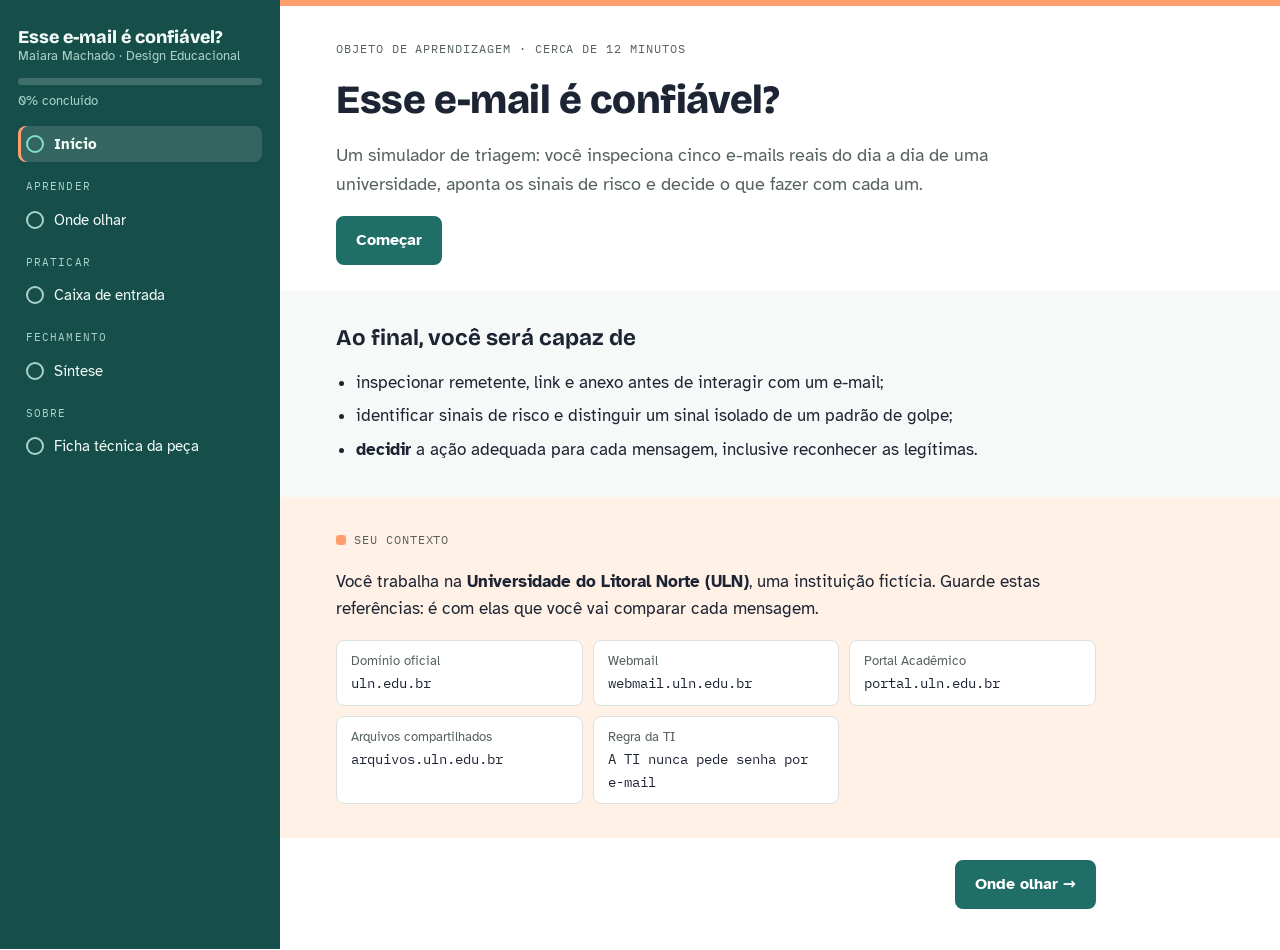
<file: phishing/index.html>
<!doctype html>
<html lang="pt-BR">
<head>
<meta charset="utf-8">
<meta name="viewport" content="width=device-width, initial-scale=1, viewport-fit=cover">
<title>Esse e-mail é confiável?</title>
<meta name="claude:viewport-fit-sides" content="cover">
<link rel="preconnect" href="https://fonts.googleapis.com">
<link rel="preconnect" href="https://fonts.gstatic.com" crossorigin>
<link rel="stylesheet" href="https://fonts.googleapis.com/css2?family=Atkinson+Hyperlegible:ital,wght@0,400;0,700;1,400&family=Bricolage+Grotesque:opsz,wght@12..96,500;12..96,700;12..96,800&family=IBM+Plex+Mono:wght@500&display=swap">
<link rel="stylesheet" href="css/base.css">
<link rel="stylesheet" href="css/peca.css">
</head>
<body>
<div class="app">
  <aside class="side" aria-label="Navegação">
    <div class="side-head">
      <div class="brand">
        <b>Esse e-mail é confiável?</b>
        <span>Maiara Machado · Design Educacional</span>
      </div>
      <button type="button" class="menu-btn" id="menuBtn" aria-expanded="false" aria-controls="toc">Sumário</button>
    </div>
    <div class="prog">
      <div class="prog-bar" aria-hidden="true"><i id="progFill"></i></div>
      <span id="progLabel" aria-live="polite">0% concluído</span>
    </div>
    <nav class="toc" id="toc" aria-label="Sumário"></nav>
  </aside>
  <main id="main" class="main"></main>
</div>
<div class="sr" aria-live="polite" id="live"></div>

<!-- Scripts clássicos, na ordem: dados, núcleo, atividade, telas, inicialização. Abre direto do arquivo, sem servidor. -->
<script src="data/content.js"></script>
<script src="js/core.js"></script>
<script src="js/inbox.js"></script>
<script src="js/screens.js"></script>
<script src="js/app.js"></script>
</body>
</html>
</file>
<file: css/portfolio.css>
/* =========================================================
   Portfólio Maiara Machado · Design Educacional — folha de estilos
   Paleta "Petróleo e pêssego", comum a todas as peças do portfólio.
   ========================================================= */
:root{
  --bg:#FFFFFF; --surface:#FFFFFF; --ink:#1D2433; --muted:#56625F; --line:#D9E2DF; --soft:#F4F7F6;
  --accent:#1F6F68; --accent-strong:#164E4A; --accent-ink:#FFFFFF; --accent-soft:#E1F1ED; --signal:#B4561F; --signal-soft:#FFF1E6;
  --menu:#164E4A; --menu-ink:#F2FBF8; --menu-muted:#A9D3CA; --menu-accent:#7FE0C8; --menu-line:rgba(255,255,255,.2);
  --highlight:#FF9F6E; --band-case:#FFF1E6; --band-activity:#EEF4F2;
  --deep:#EEF4F2; --deep-ink:#1D2433; --deep-muted:#56625F;
  --ok:#1D714A; --ok-soft:#E6F5EC; --bad:#A8261D; --bad-soft:#FCEBE9;
  --f-display:"Bricolage Grotesque","Segoe UI",system-ui,sans-serif;
  --f-body:"Atkinson Hyperlegible","Segoe UI",system-ui,sans-serif;
  --f-mono:"IBM Plex Mono",ui-monospace,Menlo,monospace;
  color-scheme:light;
}

*{box-sizing:border-box}
[hidden]{display:none!important}
html{scroll-behavior:smooth;scroll-padding-top:calc(env(safe-area-inset-top,0px) + 72px)}
body{background:var(--bg);color:var(--ink);font-family:var(--f-body);font-size:17px;line-height:1.6}
body::before{content:"";position:fixed;inset:0 0 auto;height:env(safe-area-inset-top,0px);z-index:10;background:var(--menu)}
a{color:var(--accent)}
button{font:inherit;cursor:pointer}
:focus-visible{outline:3px solid var(--highlight);outline-offset:3px;border-radius:4px}
.skip{position:absolute;left:-9999px;top:0;background:var(--accent);color:var(--accent-ink);padding:8px 14px;z-index:30}
.skip:focus{left:16px;top:16px}
h1,h2,h3{font-family:var(--f-display);line-height:1.1;text-wrap:balance;margin:0}
p{margin:0}
.wrap{max-width:1100px;margin:0 auto;padding-left:max(16px,env(safe-area-inset-left,0px));padding-right:max(16px,env(safe-area-inset-right,0px))}
.eyebrow{font-family:var(--f-mono);font-size:.76rem;text-transform:uppercase;letter-spacing:.1em;color:var(--accent)}
section{padding-block:64px}
.sec-head{display:flex;flex-direction:column;gap:10px;margin-bottom:28px;max-width:64ch}
.sec-head h2{font-size:clamp(1.7rem,4vw,2.5rem);letter-spacing:-.015em}
.sec-head p{color:var(--muted)}
.btn{display:inline-flex;align-items:center;gap:8px;border-radius:8px;padding:11px 18px;font-weight:700;font-size:.97rem;text-decoration:none;border:1px solid var(--line);color:var(--ink);background:var(--surface)}
.btn:hover{background:var(--soft)}
.btn.pri{background:var(--accent);border-color:var(--accent);color:var(--accent-ink)}
.btn.pri:hover{background:var(--accent-strong);border-color:var(--accent-strong)}

/* Navegação */
.top{position:sticky;top:env(safe-area-inset-top,0px);z-index:20;background:var(--menu);border-bottom:1px solid var(--menu-line)}
.top .wrap{display:flex;align-items:center;justify-content:space-between;gap:16px;min-height:60px;flex-wrap:wrap;padding-block:8px}
.mark{font-family:var(--f-display);font-weight:700;font-size:1.05rem;color:var(--menu-ink);text-decoration:none}
.mark span{color:var(--menu-muted);font-weight:500}
.top nav{display:flex;gap:20px;font-size:.9rem;font-weight:700;flex-wrap:wrap}
.top nav a{color:var(--menu-ink);text-decoration:none}
.top nav a:hover{color:var(--highlight)}

/* Abertura: vitrine em petróleo com as peças empilhadas */
.hero{background:var(--menu);color:var(--menu-ink);padding-block:64px 0;border-bottom:10px solid var(--highlight);overflow:hidden}
.hero-grid{display:grid;grid-template-columns:minmax(0,1.05fr) minmax(0,1fr);gap:48px;align-items:center}
.hero .eyebrow{color:var(--menu-accent)}
.hero h1{font-size:clamp(2.2rem,5.2vw,3.5rem);font-weight:800;letter-spacing:-.025em;margin-top:14px}
.hero h1 em{font-style:normal;color:var(--highlight)}
.hero .lead{margin-top:20px;max-width:52ch;font-size:1.1rem;color:#CFE8E2}
.hero .cta{display:flex;gap:12px;flex-wrap:wrap;margin-top:28px}
.hero .btn{background:transparent;color:var(--menu-ink);border-color:rgba(255,255,255,.35)}
.hero .btn:hover{background:rgba(255,255,255,.1)}
.hero .btn.pri{background:var(--highlight);border-color:var(--highlight);color:var(--menu)}
.hero .btn.pri:hover{filter:brightness(1.06)}
.facts{display:flex;gap:28px;flex-wrap:wrap;margin-block:36px 56px;padding-top:20px;border-top:1px solid var(--menu-line)}
.facts div{display:flex;flex-direction:column;min-width:0}
.facts b{font-family:var(--f-display);font-size:1.1rem}
.facts span{font-size:.86rem;color:var(--menu-muted)}
.stack{position:relative;height:400px;align-self:center}
.stack img{position:absolute;width:78%;max-width:100%;border-radius:10px;border:4px solid #FFFFFF;box-shadow:0 24px 44px -22px rgba(0,0,0,.65)}
.stack img:nth-child(1){left:2%;top:24px;transform:rotate(-3deg)}
.stack img:nth-child(2){right:2%;top:0;transform:rotate(2.5deg)}
.stack img:nth-child(3){left:50%;top:150px;transform:translateX(-50%) rotate(-.5deg)}

/* Entregas */
.deliver{border-block:1px solid var(--line);background:var(--surface);padding-block:28px}
.deliver ul{list-style:none;margin:0;padding:0;display:grid;grid-template-columns:repeat(6,minmax(0,1fr));gap:18px}
.deliver li{display:flex;flex-direction:column;gap:2px;min-width:0}
.deliver b{font-family:var(--f-display);font-size:.98rem}
.deliver span{font-size:.84rem;color:var(--muted)}

/* Projetos */
.filters{display:flex;gap:8px;flex-wrap:wrap;margin-bottom:22px}
.filters button{border:1px solid var(--line);background:var(--surface);color:var(--ink);border-radius:99px;padding:7px 16px;font-size:.88rem;font-weight:700}
.filters button[aria-pressed="true"]{background:var(--accent);border-color:var(--accent);color:var(--accent-ink)}
.projects{display:grid;grid-template-columns:repeat(2,minmax(0,1fr));gap:22px}
.projects.single{grid-template-columns:minmax(0,1fr)}
.projects.single .proj{display:grid;grid-template-columns:minmax(0,1fr) minmax(0,1fr)}
.projects.single .thumb{border-bottom:0;border-right:1px solid var(--line);aspect-ratio:auto;min-height:280px}
.proj{background:var(--surface);border:1px solid var(--line);border-radius:12px;overflow:hidden;display:flex;flex-direction:column;min-width:0}
.thumb{aspect-ratio:16/9;max-width:100%;background:var(--soft);border-bottom:1px solid var(--line);padding:20px;display:flex}
.thumb.shot{padding:0;overflow:hidden}
.thumb.shot img{display:block;width:100%;height:100%;object-fit:cover;object-position:top left}
.proj-body{padding:22px;display:flex;flex-direction:column;gap:12px;flex:1;min-width:0}
.proj-top{display:flex;justify-content:space-between;gap:10px;align-items:baseline;flex-wrap:wrap}
.fmt{font-family:var(--f-mono);font-size:.74rem;color:var(--muted);text-transform:uppercase;letter-spacing:.06em}
.scope{font-size:.74rem;font-weight:700;border-radius:99px;padding:3px 10px;background:var(--accent-soft);color:var(--accent);white-space:nowrap}
.badge{font-size:.72rem;font-weight:700;border-radius:99px;padding:3px 10px;background:var(--signal-soft);color:var(--signal)}
.proj h3{font-size:1.4rem}
.proj p.desc{color:var(--muted);font-size:.97rem}
dl.spec{margin:0;display:grid;grid-template-columns:auto 1fr;gap:6px 14px;font-size:.9rem}
dl.spec dt{color:var(--muted);font-weight:700}
dl.spec dd{margin:0}
.chips{display:flex;gap:6px;flex-wrap:wrap}
.chip{font-size:.78rem;background:var(--accent-soft);color:var(--ink);border-radius:6px;padding:2px 8px}
.actions{margin-top:auto;display:flex;gap:10px;flex-wrap:wrap;padding-top:6px}

/* Miniaturas em CSS */
.m{flex:1;background:var(--surface);border:1px solid var(--line);border-radius:8px;display:flex;overflow:hidden;min-width:0}
.m .side{width:26%;border-right:1px solid var(--line);padding:10px;display:flex;flex-direction:column;gap:6px}
.m .side i{height:7px;border-radius:3px;background:var(--line)}
.m .side i.on{background:var(--accent)}
.m .main{flex:1;padding:12px;display:flex;flex-direction:column;gap:7px;min-width:0}
.m .h{height:11px;width:62%;border-radius:3px;background:var(--ink);opacity:.85}
.m .t{height:6px;border-radius:3px;background:var(--line)}
.m .bars{flex:1;display:flex;align-items:flex-end;gap:5px;padding-top:6px;min-height:60px}
.m .bars i{flex:1;background:var(--accent);border-radius:2px 2px 0 0}
.book{flex:1;display:flex;gap:4px;justify-content:center;align-items:stretch}
.book .pg{width:38%;background:var(--surface);border:1px solid var(--line);border-radius:4px;padding:10px;display:flex;flex-direction:column;gap:6px}
.book .cover{background:var(--accent);border-color:var(--accent);justify-content:flex-end}
.book .cover i{height:8px;border-radius:3px;background:var(--accent-ink);opacity:.9}
.book .cover i.s{width:55%;opacity:.6}
.book .pg .t{height:5px;border-radius:3px;background:var(--line)}
.book .pg .h{height:8px;width:70%;border-radius:3px;background:var(--ink);opacity:.8}
.quizm{flex:1;background:var(--surface);border:1px solid var(--line);border-radius:8px;padding:14px;display:flex;flex-direction:column;gap:8px}
.quizm .h{height:10px;width:75%;border-radius:3px;background:var(--ink);opacity:.85}
.quizm .o{height:16px;border:1px solid var(--line);border-radius:5px}
.quizm .o.ok{border-color:var(--accent);background:var(--accent-soft)}
.story{flex:1;display:grid;grid-template-columns:repeat(3,1fr);gap:8px}
.story div{background:var(--surface);border:1px solid var(--line);border-radius:6px;display:flex;flex-direction:column;overflow:hidden}
.story div b{flex:1;background:var(--soft);border-bottom:1px solid var(--line)}
.story div i{height:5px;margin:6px;border-radius:3px;background:var(--line)}

.net-m{flex:1;position:relative;display:grid;grid-template-columns:repeat(3,1fr);grid-template-rows:repeat(2,1fr);gap:18px 26px;padding:10px 14px}
.net-m i{background:var(--surface);border:1px solid var(--line);border-radius:6px}
.net-m i.a{border:2px solid var(--accent);background:var(--accent-soft)}
.net-m b{position:absolute;left:22%;right:22%;top:50%;border-top:3px dashed #FF9F6E}
.notes-m{flex:1;display:grid;grid-template-columns:repeat(2,1fr);gap:10px;padding:6px}
.notes-m i{border-radius:3px;background:#FFE37E;box-shadow:0 6px 12px -8px rgba(0,0,0,.35);transform:rotate(-2deg)}
.notes-m i:nth-child(2){background:#FFD0C2;transform:rotate(1.5deg)}
.notes-m i:nth-child(3){background:#C9EBD9;transform:rotate(1deg)}
.notes-m i:nth-child(4){background:#FFE37E;transform:rotate(-1deg)}

/* Laboratório */
.lab{background:var(--deep);color:var(--deep-ink)}
.lab .eyebrow{color:var(--accent)}
.lab .sec-head p{color:var(--deep-muted)}
.lab-grid{display:grid;grid-template-columns:minmax(0,1fr) minmax(0,1.2fr);gap:48px;align-items:start}
.lab-why{display:flex;flex-direction:column;gap:16px}
.lab-why ul{margin:0;padding-left:1.1em;color:var(--deep-muted);display:flex;flex-direction:column;gap:6px;font-size:.95rem}
.lab-why a{color:var(--deep-ink)}
.activity{background:var(--surface);color:var(--ink);border:1px solid var(--line);border-radius:12px;box-shadow:0 10px 24px -16px rgba(22,78,74,.35);padding:24px;display:flex;flex-direction:column;gap:12px}
.activity .ctx{font-size:.95rem;color:var(--muted)}
.activity h3{font-size:1.2rem}
.data{display:grid;grid-template-columns:repeat(3,minmax(0,1fr));gap:8px}
.data div{background:var(--soft);border-radius:8px;padding:10px}
.data span{display:block;font-size:.75rem;color:var(--muted);text-transform:uppercase;letter-spacing:.06em;font-weight:700}
.data b{font-family:var(--f-mono);font-size:1.1rem;font-weight:500}
.choice{display:block;width:100%;text-align:left;padding:12px 14px;border:1px solid var(--line);background:var(--surface);color:var(--ink);border-radius:8px;font-size:.96rem}
.choice:hover{border-color:var(--accent)}
.choice[aria-pressed="true"].right{border:2px solid var(--ok);background:var(--ok-soft)}
.choice[aria-pressed="true"].wrong{border:2px solid var(--bad);background:var(--bad-soft)}
.fb{font-size:.94rem;border-radius:8px;padding:12px 14px;background:var(--soft)}
.fb b{display:block;margin-bottom:2px}
.lab-foot{display:flex;gap:10px;flex-wrap:wrap;align-items:center}

/* Processo */
ol.steps{list-style:none;margin:0;padding:0;display:grid;grid-template-columns:repeat(5,minmax(0,1fr));gap:14px;counter-reset:s}
ol.steps li{counter-increment:s;display:flex;flex-direction:column;gap:6px;padding-top:12px;border-top:3px solid var(--line);min-width:0}
ol.steps li.key{border-top-color:var(--highlight)}
ol.steps li::before{content:counter(s,decimal-leading-zero);font-family:var(--f-mono);font-size:.8rem;color:var(--accent)}
ol.steps b{font-family:var(--f-display);font-size:1.05rem}
ol.steps p{font-size:.9rem;color:var(--muted)}
.proc-note{margin-top:18px;font-size:.9rem;color:var(--muted)}
.proc-note b{color:var(--signal)}

/* Sobre */
.about{display:grid;grid-template-columns:minmax(0,1fr) minmax(0,1fr);gap:48px;align-items:start}
.about p+p{margin-top:14px}
.about .lead{font-size:1.08rem}
.creds{display:flex;flex-direction:column;gap:12px}
.cred{background:var(--surface);border:1px solid var(--line);border-radius:10px;padding:16px 18px;display:flex;flex-direction:column;gap:4px}
.cred b{font-family:var(--f-display)}
.cred p{font-size:.93rem;color:var(--muted)}
.note{margin-top:28px;background:var(--band-case);border:1px solid var(--line);border-left:4px solid var(--highlight);border-radius:10px;padding:16px 20px;font-size:.93rem;color:var(--muted)}
.note b{color:var(--ink)}

/* Contato */
.contact{display:grid;grid-template-columns:repeat(2,minmax(0,1fr));gap:20px;background:var(--surface);border:1px solid var(--line);border-radius:12px;padding:24px}
.contact > div{display:flex;flex-direction:column;gap:2px;min-width:0}
.contact > div > span{font-size:.78rem;color:var(--muted);text-transform:uppercase;letter-spacing:.08em;font-weight:700}
.contact b{font-family:var(--f-mono);font-size:.95rem;overflow-wrap:anywhere;font-weight:500}
footer{padding-block:28px 44px;color:var(--muted);font-size:.85rem;border-top:1px solid var(--line)}

@media (max-width:900px){
  .stack{height:300px;margin-top:-8px}
  .facts{margin-bottom:28px}
  .hero-grid,.lab-grid,.about{grid-template-columns:minmax(0,1fr);gap:32px}
  .deliver ul{grid-template-columns:repeat(3,minmax(0,1fr))}
  .projects,.projects.single .proj{grid-template-columns:minmax(0,1fr)}
  .projects.single .thumb{border-right:0;border-bottom:1px solid var(--line);aspect-ratio:16/9;min-height:0}
  ol.steps{grid-template-columns:repeat(2,minmax(0,1fr))}
  .contact{grid-template-columns:minmax(0,1fr)}
  .top nav{gap:14px}
}
@media (max-width:560px){
  .deliver ul{grid-template-columns:repeat(2,minmax(0,1fr))}
  ol.steps,.data{grid-template-columns:minmax(0,1fr)}
  .top nav a.opt{display:none}
  section{padding-block:48px}
}
@media (prefers-reduced-motion:reduce){html{scroll-behavior:auto}*{transition:none!important}}
.copy-row{display:flex;gap:10px;align-items:center;flex-wrap:wrap}
.copy-btn{font:inherit;font-size:.82rem;font-weight:700;border:1px solid var(--line);background:var(--surface);color:var(--accent);border-radius:6px;padding:4px 10px}
.copy-btn:hover{border-color:var(--accent)}
.copy-msg{font-size:.82rem;color:var(--muted)}
</file>
<file: design-thinking/css/styles.css>
/* =========================================================
   Design Thinking · Módulo 1 — folha de estilos
   Paleta "Petróleo e pêssego": menu escuro com identidade própria,
   conteúdo claro dividido em faixas por tipo de bloco.
   ========================================================= */

/* ---------- 1. Tokens ---------- */
:root {
  /* Menu */
  --menu: #164E4A;
  --menu-ink: #F2FBF8;
  --menu-muted: #A9D3CA;
  --menu-accent: #7FE0C8;
  --menu-current: rgba(255, 255, 255, .13);
  --menu-line: rgba(255, 255, 255, .18);

  /* Conteúdo */
  --page: #FFFFFF;
  --band-case: #FFF1E6;      /* exemplos e o caso Conecta */
  --band-activity: #EEF4F2;  /* atividades e prática */
  --band-soft: #F7F9F8;      /* blocos de apoio */
  --ink: #1D2433;
  --muted: #56625F;
  --line: #D9E2DF;
  --card: #FFFFFF;
  --accent: #1F6F68;
  --accent-strong: #164E4A;
  --accent-soft: #E1F1ED;
  --on-accent: #FFFFFF;
  --highlight: #FF9F6E;

  /* Notas adesivas */
  --note-1: #FFE08A;
  --note-2: #FFC9A3;
  --note-3: #BFE9DC;
  --note-ink: #2A2410;

  /* Estados de feedback (sempre com texto e símbolo, nunca só cor) */
  --ok: #1D714A;   --ok-soft: #E6F5EC;
  --part: #8A5200; --part-soft: #FDF2DF;
  --bad: #A8261D;  --bad-soft: #FCEBE9;

  /* Diagramas */
  --venn-1: rgba(31, 111, 104, .14);
  --venn-2: rgba(255, 159, 110, .22);
  --venn-3: rgba(91, 110, 200, .14);
  --venn-1-line: #1F6F68;
  --venn-2-line: #D9733F;
  --venn-3-line: #5B6EC8;

  /* Tipografia */
  --f-display: "Bricolage Grotesque", "Segoe UI", system-ui, sans-serif;
  --f-body: "Atkinson Hyperlegible", "Segoe UI", system-ui, sans-serif;
  --f-mono: "IBM Plex Mono", ui-monospace, Menlo, monospace;

  --r: 10px;
  --side-w: 280px;
  color-scheme: light;
}

/* ---------- 2. Base ---------- */
* { box-sizing: border-box; }
[hidden] { display: none !important; }
html, body { margin: 0; }
body {
  background: var(--page);
  color: var(--ink);
  font-family: var(--f-body);
  font-size: 17px;
  line-height: 1.6;
}
body::before {
  content: ""; position: fixed; inset: 0 0 auto;
  height: env(safe-area-inset-top, 0px); z-index: 10; background: var(--menu);
}
a { color: var(--accent); }
:focus-visible { outline: 3px solid var(--highlight); outline-offset: 2px; border-radius: 4px; }
h1, h2, h3 { font-family: var(--f-display); line-height: 1.15; text-wrap: balance; margin: 0; }
h1 { font-size: clamp(1.85rem, 4vw, 2.5rem); font-weight: 800; letter-spacing: -.01em; }
h2 { font-size: 1.4rem; font-weight: 700; }
h3 { font-size: 1.1rem; font-weight: 700; }
p { margin: 0; }
.eyebrow { font-family: var(--f-mono); font-size: .74rem; letter-spacing: .08em; text-transform: uppercase; color: var(--muted); }
.lead { font-size: 1.12rem; color: var(--muted); }
.sr { position: absolute; width: 1px; height: 1px; overflow: hidden; clip: rect(0 0 0 0); white-space: nowrap; }
.muted { color: var(--muted); }
.small { font-size: .92rem; }

/* ---------- 3. Layout ---------- */
.app {
  display: grid; grid-template-columns: var(--side-w) minmax(0, 1fr); min-height: 100vh;
  /* a coluna do menu mantém a cor mesmo quando o conteúdo é mais alto que a tela */
  background: linear-gradient(to right, var(--menu) var(--side-w), var(--page) var(--side-w));
}

.side {
  background: var(--menu); color: var(--menu-ink);
  position: sticky; top: 0; height: 100vh; overflow-y: auto;
  padding-block: 26px 20px;
  padding-left: max(18px, env(safe-area-inset-left, 0px)); padding-right: 18px;
  display: flex; flex-direction: column; gap: 14px;
}
.side-head { display: flex; align-items: center; gap: 12px; }
.brand { display: flex; flex-direction: column; line-height: 1.25; margin-right: auto; min-width: 0; }
.brand b { font-family: var(--f-display); font-size: 1.12rem; font-weight: 800; }
.brand span { font-size: .8rem; color: var(--menu-muted); }
.prog { display: flex; flex-direction: column; gap: 6px; font-size: .82rem; color: var(--menu-muted); }
.prog-bar { height: 7px; border-radius: 99px; background: var(--menu-line); overflow: hidden; }
.prog-bar i { display: block; height: 100%; width: 0; background: var(--menu-accent); border-radius: 99px; transition: width .3s; }
.menu-btn {
  display: none; font: inherit; font-weight: 700; font-size: .9rem;
  background: transparent; color: var(--menu-ink); border: 2px solid var(--menu-line);
  border-radius: 8px; padding: 6px 14px; cursor: pointer;
}

.main { min-width: 0; border-top: 6px solid var(--highlight); }

/* Faixas: cada tela é composta por blocos com fundo próprio */
.band {
  padding-block: 34px;
  padding-left: max(clamp(16px, 5vw, 56px), env(safe-area-inset-left, 0px));
  padding-right: max(clamp(16px, 5vw, 56px), env(safe-area-inset-right, 0px));
}
.band > .in { max-width: 760px; display: flex; flex-direction: column; gap: 18px; }
.band--intro { background: var(--page); padding-bottom: 26px; }
.band--content { background: var(--page); padding-top: 8px; }
.band--case { background: var(--band-case); }
.band--activity { background: var(--band-activity); }
.band--soft { background: var(--band-soft); }
.band--nav { background: var(--page); padding-block: 22px 40px; }
.band + .band--content { padding-top: 34px; }
.band-label { display: flex; align-items: center; gap: 8px; }
.band-label::before { content: ""; width: 10px; height: 10px; border-radius: 3px; background: var(--highlight); }
.band--activity .band-label::before { background: var(--accent); }
h1:focus { outline: none; }

/* ---------- 4. Menu ---------- */
.toc ol { list-style: none; margin: 0; padding: 0; display: flex; flex-direction: column; gap: 2px; }
.toc .grp { font-family: var(--f-mono); font-size: .68rem; letter-spacing: .1em; text-transform: uppercase; color: var(--menu-muted); padding: 14px 8px 4px; }
.toc button {
  all: unset; box-sizing: border-box; width: 100%;
  display: flex; gap: 10px; align-items: flex-start;
  padding: 8px; border-radius: 8px; cursor: pointer; font-size: .93rem; line-height: 1.35;
}
.toc button:hover { background: var(--menu-current); }
.toc button:focus-visible { outline: 3px solid var(--highlight); }
.toc button[aria-current="page"] { background: var(--menu-current); font-weight: 700; box-shadow: inset 3px 0 0 var(--highlight); }
.st {
  flex: none; width: 18px; height: 18px; margin-top: 1px; border-radius: 50%;
  border: 2px solid var(--menu-muted); display: grid; place-items: center; font-size: .66rem; font-weight: 700;
}
.st.seen { border-color: var(--menu-accent); }
.st.done { background: var(--menu-accent); border-color: var(--menu-accent); color: var(--menu); }
.dl {
  display: flex; gap: 10px; align-items: flex-start; margin-top: 18px; padding: 14px 8px 4px;
  border-top: 1px solid var(--menu-line); color: var(--menu-ink); text-decoration: none; border-radius: 8px; line-height: 1.3;
}
.dl:hover b { text-decoration: underline; }
.dl b { display: block; font-size: .93rem; }
.dl small { display: block; font-size: .78rem; color: var(--menu-muted); margin-top: 2px; }
.dl-ic {
  flex: none; width: 22px; height: 22px; border-radius: 50%; background: var(--highlight); color: var(--menu);
  display: grid; place-items: center; font-weight: 700; font-size: .85rem;
}

/* ---------- 5. Componentes de conteúdo ---------- */
.box { background: var(--card); border: 1px solid var(--line); border-radius: var(--r); padding: 18px 20px; display: flex; flex-direction: column; gap: 10px; }
.grid3 { display: grid; grid-template-columns: repeat(3, minmax(0, 1fr)); gap: 12px; }
.grid2 { display: grid; grid-template-columns: repeat(2, minmax(0, 1fr)); gap: 12px; }
.mini { background: var(--card); border: 1px solid var(--line); border-radius: var(--r); padding: 14px 16px; display: flex; flex-direction: column; gap: 4px; min-width: 0; }
.mini h3 { font-size: 1rem; }
.mini p { font-size: .95rem; color: var(--muted); }
ul.plain { margin: 0; padding-left: 1.2em; display: flex; flex-direction: column; gap: 6px; }
.table-wrap { overflow-x: auto; border: 1px solid var(--line); border-radius: var(--r); background: var(--card); }
table { border-collapse: collapse; width: 100%; min-width: 520px; font-size: .95rem; }
th, td { text-align: left; padding: 10px 14px; border-bottom: 1px solid var(--line); vertical-align: top; }
th { font-family: var(--f-display); font-weight: 700; background: var(--band-soft); }
tr:last-child td { border-bottom: 0; }
.quote { font-family: var(--f-display); font-size: 1.22rem; font-weight: 500; border-left: 4px solid var(--highlight); padding-left: 16px; }
.diagram { background: var(--card); border: 1px solid var(--line); border-radius: var(--r); padding: 12px; overflow-x: auto; }
.diagram svg { display: block; width: 100%; height: auto; min-width: 300px; }
.diagram text { font-family: var(--f-body); fill: var(--ink); }
.diagram .sub { fill: var(--muted); }

/* Notas adesivas */
.notes { display: grid; grid-template-columns: repeat(auto-fit, minmax(170px, 1fr)); gap: 16px; padding: 4px 0; }
.note {
  background: var(--note-1); color: var(--note-ink); padding: 16px 16px 18px; border-radius: 3px;
  box-shadow: 0 1px 0 rgba(0,0,0,.06), 0 10px 18px -12px rgba(0,0,0,.4);
  transform: rotate(-1.2deg); display: flex; flex-direction: column; gap: 4px;
}
.note:nth-child(2) { background: var(--note-2); transform: rotate(1deg); }
.note:nth-child(3) { background: var(--note-3); transform: rotate(-.4deg); }
.note:nth-child(4) { transform: rotate(1.4deg); }
.note b { font-family: var(--f-display); font-size: 1.9rem; line-height: 1; }
.note span { font-size: .92rem; }
.note--wide { max-width: 520px; }

/* ---------- 6. Botões ---------- */
.btn {
  font: inherit; font-weight: 700; font-size: .98rem; border-radius: 8px; padding: 10px 18px; cursor: pointer;
  border: 2px solid var(--accent); background: var(--accent); color: var(--on-accent);
}
.btn:hover { background: var(--accent-strong); border-color: var(--accent-strong); }
.btn.ghost { background: transparent; color: var(--accent); }
.btn.ghost:hover { background: var(--accent-soft); }
.btn.quiet { background: var(--card); border-color: var(--line); color: var(--ink); }
.btn.quiet:hover { border-color: var(--accent); }
.btn.danger { background: var(--bad); border-color: var(--bad); color: #FFFFFF; }
.btn[disabled] { opacity: .45; cursor: not-allowed; }
.row { display: flex; gap: 10px; flex-wrap: wrap; align-items: center; }
.row--between { justify-content: space-between; }
.pager { display: flex; justify-content: space-between; gap: 10px; flex-wrap: wrap; }

/* ---------- 7. Atividades ---------- */
.activity { background: var(--card); border: 1px solid var(--line); border-radius: var(--r); padding: 20px 22px; display: flex; flex-direction: column; gap: 14px; }
fieldset { border: 0; margin: 0; padding: 0; display: flex; flex-direction: column; gap: 8px; min-width: 0; }
legend { font-weight: 700; margin-bottom: 6px; padding: 0; }
.opt {
  display: flex; gap: 12px; align-items: flex-start; padding: 12px 14px;
  border: 1px solid var(--line); border-radius: 8px; background: var(--card); cursor: pointer;
}
.opt:hover { border-color: var(--accent); }
.opt input { margin-top: 5px; accent-color: var(--accent); width: 18px; height: 18px; flex: none; }
.opt:has(input:checked) { border-color: var(--accent); box-shadow: inset 0 0 0 1px var(--accent); background: var(--accent-soft); }
.opt:has(input:disabled) { cursor: default; }
.cls-item { border: 1px solid var(--line); border-radius: 8px; padding: 14px; background: var(--band-soft); display: flex; flex-direction: column; gap: 10px; }
.cls-item > p { font-weight: 700; }
.cls-item > p.item-fb { font-weight: 400; }
.chips { display: flex; gap: 8px; flex-wrap: wrap; }
.chip { position: relative; }
.chip input { position: absolute; opacity: 0; width: 1px; height: 1px; }
.chip span { display: inline-block; padding: 6px 14px; border: 2px solid var(--line); background: var(--card); border-radius: 99px; cursor: pointer; font-size: .92rem; }
.chip input:checked + span { border-color: var(--accent); background: var(--accent); color: var(--on-accent); font-weight: 700; }
.chip input:focus-visible + span { outline: 3px solid var(--highlight); outline-offset: 2px; }
.chip input:disabled + span { cursor: default; }
.item-fb { font-size: .95rem; }
.item-fb b.is-ok { color: var(--ok); }
.item-fb b.is-bad { color: var(--bad); }
.err { color: var(--bad); font-weight: 700; font-size: .95rem; }

/* Instrução de ação ("O que fazer") */
.cta { background: var(--accent-soft); border-left: 4px solid var(--accent); border-radius: 0 8px 8px 0; padding: 10px 16px; display: flex; flex-direction: column; gap: 4px; font-size: .96rem; }
.cta-h { font-weight: 700; color: var(--accent-strong); }
.cta ol { margin: 0; padding-left: 1.3em; display: flex; flex-direction: column; gap: 2px; }

/* Feedback */
.fb { border-radius: 8px; padding: 14px 16px; display: flex; flex-direction: column; gap: 6px; border: 1px solid; }
.fb:focus { outline: 3px solid var(--highlight); outline-offset: 2px; }
.fb .v { font-weight: 700; display: flex; gap: 8px; align-items: center; }
.fb.ok { background: var(--ok-soft); border-color: var(--ok); }   .fb.ok .v { color: var(--ok); }
.fb.part { background: var(--part-soft); border-color: var(--part); } .fb.part .v { color: var(--part); }
.fb.bad { background: var(--bad-soft); border-color: var(--bad); }  .fb.bad .v { color: var(--bad); }
.fb.info { background: var(--accent-soft); border-color: var(--accent); } .fb.info .v { color: var(--accent-strong); }
.sym { font-family: var(--f-mono); }
.score { font-family: var(--f-mono); font-variant-numeric: tabular-nums; }

/* Simulador */
.scen-tabs { display: flex; gap: 8px; flex-wrap: wrap; }
.scen-tabs button {
  font: inherit; font-size: .9rem; font-weight: 700; min-width: 44px; height: 44px; padding: 0 10px;
  border-radius: 8px; border: 2px solid var(--line); background: var(--card); color: var(--ink); cursor: pointer;
}
.scen-tabs button[aria-current="true"] { border-color: var(--accent); box-shadow: 0 0 0 2px var(--accent); }
.scen-tabs button.s-ok { background: var(--ok-soft); border-color: var(--ok); }
.scen-tabs button.s-part { background: var(--part-soft); border-color: var(--part); }
.scen-tabs button.s-bad { background: var(--bad-soft); border-color: var(--bad); }
.legend { display: flex; gap: 14px; flex-wrap: wrap; font-size: .86rem; color: var(--muted); }
.legend i { display: inline-block; width: 12px; height: 12px; border-radius: 3px; border: 2px solid; margin-right: 5px; vertical-align: -1px; }
.tag { display: inline-block; font-family: var(--f-mono); font-size: .72rem; letter-spacing: .06em; text-transform: uppercase; padding: 3px 8px; border-radius: 4px; background: var(--band-case); color: var(--ink); }

/* Flashcards */
.card { min-height: 240px; background: var(--card); border: 1px solid var(--line); border-radius: 14px; padding: 26px; display: flex; flex-direction: column; gap: 14px; box-shadow: 0 12px 24px -20px rgba(0,0,0,.45); }
.card.back { background: var(--accent-soft); border-color: var(--accent); }
.card .q { font-family: var(--f-display); font-size: 1.28rem; font-weight: 500; line-height: 1.35; }
.card .hint { margin-top: auto; color: var(--muted); font-size: .95rem; }

/* Síntese */
.status-list { display: flex; flex-direction: column; gap: 10px; }
.status { display: flex; gap: 14px; align-items: flex-start; background: var(--card); border: 1px solid var(--line); border-radius: var(--r); padding: 14px 16px; }
.status .st { width: 26px; height: 26px; font-size: .85rem; border-color: var(--line); }
.status .st.done { background: var(--ok); border-color: var(--ok); color: #FFFFFF; }
.status p { font-size: .95rem; color: var(--muted); }
.metrics { display: grid; grid-template-columns: repeat(3, minmax(0, 1fr)); gap: 12px; }
.metric { background: var(--card); border: 1px solid var(--line); border-radius: var(--r); padding: 14px 16px; }
.metric b { display: block; font-family: var(--f-display); font-size: 1.7rem; font-variant-numeric: tabular-nums; }
.metric span { font-size: .88rem; color: var(--muted); }
textarea { width: 100%; min-height: 160px; font-family: var(--f-mono); font-size: .8rem; border: 1px solid var(--line); border-radius: 8px; padding: 10px; background: var(--band-soft); color: var(--ink); }
.confirm { border: 2px solid var(--bad); border-radius: var(--r); padding: 16px; background: var(--bad-soft); display: flex; flex-direction: column; gap: 10px; }
.warn-store { font-size: .9rem; color: var(--part); background: var(--part-soft); border: 1px solid var(--part); border-radius: 8px; padding: 10px 14px; }

/* Início */
.mods { list-style: none; margin: 0; padding: 0; display: flex; flex-direction: column; gap: 8px; }
.mod { display: flex; gap: 14px; align-items: center; background: var(--card); border: 1px solid var(--line); border-radius: var(--r); padding: 12px 16px; }
.mod .n { font-family: var(--f-mono); font-size: .85rem; color: var(--muted); flex: none; width: 28px; }
.mod .t { flex: 1; min-width: 0; }
.mod.on { border: 2px solid var(--accent); }
.mod.on .tag { background: var(--accent); color: var(--on-accent); }

/* ---------- 8. Responsivo ---------- */
@media (max-width: 900px) {
  .app { grid-template-columns: minmax(0, 1fr); background: var(--page); }
  .side {
    position: sticky; top: env(safe-area-inset-top, 0px); z-index: 5; height: auto; max-height: 100vh;
    padding-block: 12px;
    padding-left: max(16px, env(safe-area-inset-left, 0px)); padding-right: max(16px, env(safe-area-inset-right, 0px));
    gap: 10px;
  }
  .menu-btn { display: inline-flex; }
  .toc { display: none; }
  .toc.open { display: block; padding-bottom: 8px; }
  .prog { flex-direction: row; align-items: center; gap: 10px; }
  .prog-bar { flex: 1; }
}
@media (max-width: 620px) {
  body { font-size: 16px; }
  .grid3, .grid2, .metrics { grid-template-columns: minmax(0, 1fr); }
  .band { padding-block: 26px; }
  .activity, .card { padding: 18px; }
}
@media (prefers-reduced-motion: reduce) {
  * { transition: none !important; animation: none !important; }
  .note { transform: none !important; }
}
</file>
<file: dns/css/base.css>
/* =========================================================
   Design Thinking · Módulo 1 — folha de estilos
   Paleta "Petróleo e pêssego": menu escuro com identidade própria,
   conteúdo claro dividido em faixas por tipo de bloco.
   ========================================================= */

/* ---------- 1. Tokens ---------- */
:root {
  /* Menu */
  --menu: #164E4A;
  --menu-ink: #F2FBF8;
  --menu-muted: #A9D3CA;
  --menu-accent: #7FE0C8;
  --menu-current: rgba(255, 255, 255, .13);
  --menu-line: rgba(255, 255, 255, .18);

  /* Conteúdo */
  --page: #FFFFFF;
  --band-case: #FFF1E6;      /* exemplos e o caso Conecta */
  --band-activity: #EEF4F2;  /* atividades e prática */
  --band-soft: #F7F9F8;      /* blocos de apoio */
  --ink: #1D2433;
  --muted: #56625F;
  --line: #D9E2DF;
  --card: #FFFFFF;
  --accent: #1F6F68;
  --accent-strong: #164E4A;
  --accent-soft: #E1F1ED;
  --on-accent: #FFFFFF;
  --highlight: #FF9F6E;

  /* Notas adesivas */
  --note-1: #FFE08A;
  --note-2: #FFC9A3;
  --note-3: #BFE9DC;
  --note-ink: #2A2410;

  /* Estados de feedback (sempre com texto e símbolo, nunca só cor) */
  --ok: #1D714A;   --ok-soft: #E6F5EC;
  --part: #8A5200; --part-soft: #FDF2DF;
  --bad: #A8261D;  --bad-soft: #FCEBE9;

  /* Diagramas */
  --venn-1: rgba(31, 111, 104, .14);
  --venn-2: rgba(255, 159, 110, .22);
  --venn-3: rgba(91, 110, 200, .14);
  --venn-1-line: #1F6F68;
  --venn-2-line: #D9733F;
  --venn-3-line: #5B6EC8;

  /* Tipografia */
  --f-display: "Bricolage Grotesque", "Segoe UI", system-ui, sans-serif;
  --f-body: "Atkinson Hyperlegible", "Segoe UI", system-ui, sans-serif;
  --f-mono: "IBM Plex Mono", ui-monospace, Menlo, monospace;

  --r: 10px;
  --side-w: 280px;
  color-scheme: light;
}

/* ---------- 2. Base ---------- */
* { box-sizing: border-box; }
[hidden] { display: none !important; }
html, body { margin: 0; }
body {
  background: var(--page);
  color: var(--ink);
  font-family: var(--f-body);
  font-size: 17px;
  line-height: 1.6;
}
body::before {
  content: ""; position: fixed; inset: 0 0 auto;
  height: env(safe-area-inset-top, 0px); z-index: 10; background: var(--menu);
}
a { color: var(--accent); }
:focus-visible { outline: 3px solid var(--highlight); outline-offset: 2px; border-radius: 4px; }
h1, h2, h3 { font-family: var(--f-display); line-height: 1.15; text-wrap: balance; margin: 0; }
h1 { font-size: clamp(1.85rem, 4vw, 2.5rem); font-weight: 800; letter-spacing: -.01em; }
h2 { font-size: 1.4rem; font-weight: 700; }
h3 { font-size: 1.1rem; font-weight: 700; }
p { margin: 0; }
.eyebrow { font-family: var(--f-mono); font-size: .74rem; letter-spacing: .08em; text-transform: uppercase; color: var(--muted); }
.lead { font-size: 1.12rem; color: var(--muted); }
.sr { position: absolute; width: 1px; height: 1px; overflow: hidden; clip: rect(0 0 0 0); white-space: nowrap; }
.muted { color: var(--muted); }
.small { font-size: .92rem; }

/* ---------- 3. Layout ---------- */
.app {
  display: grid; grid-template-columns: var(--side-w) minmax(0, 1fr); min-height: 100vh;
  /* a coluna do menu mantém a cor mesmo quando o conteúdo é mais alto que a tela */
  background: linear-gradient(to right, var(--menu) var(--side-w), var(--page) var(--side-w));
}

.side {
  background: var(--menu); color: var(--menu-ink);
  position: sticky; top: 0; height: 100vh; overflow-y: auto;
  padding-block: 26px 20px;
  padding-left: max(18px, env(safe-area-inset-left, 0px)); padding-right: 18px;
  display: flex; flex-direction: column; gap: 14px;
}
.side-head { display: flex; align-items: center; gap: 12px; }
.brand { display: flex; flex-direction: column; line-height: 1.25; margin-right: auto; min-width: 0; }
.brand b { font-family: var(--f-display); font-size: 1.12rem; font-weight: 800; }
.brand span { font-size: .8rem; color: var(--menu-muted); }
.prog { display: flex; flex-direction: column; gap: 6px; font-size: .82rem; color: var(--menu-muted); }
.prog-bar { height: 7px; border-radius: 99px; background: var(--menu-line); overflow: hidden; }
.prog-bar i { display: block; height: 100%; width: 0; background: var(--menu-accent); border-radius: 99px; transition: width .3s; }
.menu-btn {
  display: none; font: inherit; font-weight: 700; font-size: .9rem;
  background: transparent; color: var(--menu-ink); border: 2px solid var(--menu-line);
  border-radius: 8px; padding: 6px 14px; cursor: pointer;
}

.main { min-width: 0; border-top: 6px solid var(--highlight); }

/* Faixas: cada tela é composta por blocos com fundo próprio */
.band {
  padding-block: 34px;
  padding-left: max(clamp(16px, 5vw, 56px), env(safe-area-inset-left, 0px));
  padding-right: max(clamp(16px, 5vw, 56px), env(safe-area-inset-right, 0px));
}
.band > .in { max-width: 760px; display: flex; flex-direction: column; gap: 18px; }
.band--intro { background: var(--page); padding-bottom: 26px; }
.band--content { background: var(--page); padding-top: 8px; }
.band--case { background: var(--band-case); }
.band--activity { background: var(--band-activity); }
.band--soft { background: var(--band-soft); }
.band--nav { background: var(--page); padding-block: 22px 40px; }
.band + .band--content { padding-top: 34px; }
.band-label { display: flex; align-items: center; gap: 8px; }
.band-label::before { content: ""; width: 10px; height: 10px; border-radius: 3px; background: var(--highlight); }
.band--activity .band-label::before { background: var(--accent); }
h1:focus { outline: none; }

/* ---------- 4. Menu ---------- */
.toc ol { list-style: none; margin: 0; padding: 0; display: flex; flex-direction: column; gap: 2px; }
.toc .grp { font-family: var(--f-mono); font-size: .68rem; letter-spacing: .1em; text-transform: uppercase; color: var(--menu-muted); padding: 14px 8px 4px; }
.toc button {
  all: unset; box-sizing: border-box; width: 100%;
  display: flex; gap: 10px; align-items: flex-start;
  padding: 8px; border-radius: 8px; cursor: pointer; font-size: .93rem; line-height: 1.35;
}
.toc button:hover { background: var(--menu-current); }
.toc button:focus-visible { outline: 3px solid var(--highlight); }
.toc button[aria-current="page"] { background: var(--menu-current); font-weight: 700; box-shadow: inset 3px 0 0 var(--highlight); }
.st {
  flex: none; width: 18px; height: 18px; margin-top: 1px; border-radius: 50%;
  border: 2px solid var(--menu-muted); display: grid; place-items: center; font-size: .66rem; font-weight: 700;
}
.st.seen { border-color: var(--menu-accent); }
.st.done { background: var(--menu-accent); border-color: var(--menu-accent); color: var(--menu); }
.dl {
  display: flex; gap: 10px; align-items: flex-start; margin-top: 18px; padding: 14px 8px 4px;
  border-top: 1px solid var(--menu-line); color: var(--menu-ink); text-decoration: none; border-radius: 8px; line-height: 1.3;
}
.dl:hover b { text-decoration: underline; }
.dl b { display: block; font-size: .93rem; }
.dl small { display: block; font-size: .78rem; color: var(--menu-muted); margin-top: 2px; }
.dl-ic {
  flex: none; width: 22px; height: 22px; border-radius: 50%; background: var(--highlight); color: var(--menu);
  display: grid; place-items: center; font-weight: 700; font-size: .85rem;
}

/* ---------- 5. Componentes de conteúdo ---------- */
.box { background: var(--card); border: 1px solid var(--line); border-radius: var(--r); padding: 18px 20px; display: flex; flex-direction: column; gap: 10px; }
.grid3 { display: grid; grid-template-columns: repeat(3, minmax(0, 1fr)); gap: 12px; }
.grid2 { display: grid; grid-template-columns: repeat(2, minmax(0, 1fr)); gap: 12px; }
.mini { background: var(--card); border: 1px solid var(--line); border-radius: var(--r); padding: 14px 16px; display: flex; flex-direction: column; gap: 4px; min-width: 0; }
.mini h3 { font-size: 1rem; }
.mini p { font-size: .95rem; color: var(--muted); }
ul.plain { margin: 0; padding-left: 1.2em; display: flex; flex-direction: column; gap: 6px; }
.table-wrap { overflow-x: auto; border: 1px solid var(--line); border-radius: var(--r); background: var(--card); }
table { border-collapse: collapse; width: 100%; min-width: 520px; font-size: .95rem; }
th, td { text-align: left; padding: 10px 14px; border-bottom: 1px solid var(--line); vertical-align: top; }
th { font-family: var(--f-display); font-weight: 700; background: var(--band-soft); }
tr:last-child td { border-bottom: 0; }
.quote { font-family: var(--f-display); font-size: 1.22rem; font-weight: 500; border-left: 4px solid var(--highlight); padding-left: 16px; }
.diagram { background: var(--card); border: 1px solid var(--line); border-radius: var(--r); padding: 12px; overflow-x: auto; }
.diagram svg { display: block; width: 100%; height: auto; min-width: 300px; }
.diagram text { font-family: var(--f-body); fill: var(--ink); }
.diagram .sub { fill: var(--muted); }

/* Notas adesivas */
.notes { display: grid; grid-template-columns: repeat(auto-fit, minmax(170px, 1fr)); gap: 16px; padding: 4px 0; }
.note {
  background: var(--note-1); color: var(--note-ink); padding: 16px 16px 18px; border-radius: 3px;
  box-shadow: 0 1px 0 rgba(0,0,0,.06), 0 10px 18px -12px rgba(0,0,0,.4);
  transform: rotate(-1.2deg); display: flex; flex-direction: column; gap: 4px;
}
.note:nth-child(2) { background: var(--note-2); transform: rotate(1deg); }
.note:nth-child(3) { background: var(--note-3); transform: rotate(-.4deg); }
.note:nth-child(4) { transform: rotate(1.4deg); }
.note b { font-family: var(--f-display); font-size: 1.9rem; line-height: 1; }
.note span { font-size: .92rem; }
.note--wide { max-width: 520px; }

/* ---------- 6. Botões ---------- */
.btn {
  font: inherit; font-weight: 700; font-size: .98rem; border-radius: 8px; padding: 10px 18px; cursor: pointer;
  border: 2px solid var(--accent); background: var(--accent); color: var(--on-accent);
}
.btn:hover { background: var(--accent-strong); border-color: var(--accent-strong); }
.btn.ghost { background: transparent; color: var(--accent); }
.btn.ghost:hover { background: var(--accent-soft); }
.btn.quiet { background: var(--card); border-color: var(--line); color: var(--ink); }
.btn.quiet:hover { border-color: var(--accent); }
.btn.danger { background: var(--bad); border-color: var(--bad); color: #FFFFFF; }
.btn[disabled] { opacity: .45; cursor: not-allowed; }
.row { display: flex; gap: 10px; flex-wrap: wrap; align-items: center; }
.row--between { justify-content: space-between; }
.pager { display: flex; justify-content: space-between; gap: 10px; flex-wrap: wrap; }

/* ---------- 7. Atividades ---------- */
.activity { background: var(--card); border: 1px solid var(--line); border-radius: var(--r); padding: 20px 22px; display: flex; flex-direction: column; gap: 14px; }
fieldset { border: 0; margin: 0; padding: 0; display: flex; flex-direction: column; gap: 8px; min-width: 0; }
legend { font-weight: 700; margin-bottom: 6px; padding: 0; }
.opt {
  display: flex; gap: 12px; align-items: flex-start; padding: 12px 14px;
  border: 1px solid var(--line); border-radius: 8px; background: var(--card); cursor: pointer;
}
.opt:hover { border-color: var(--accent); }
.opt input { margin-top: 5px; accent-color: var(--accent); width: 18px; height: 18px; flex: none; }
.opt:has(input:checked) { border-color: var(--accent); box-shadow: inset 0 0 0 1px var(--accent); background: var(--accent-soft); }
.opt:has(input:disabled) { cursor: default; }
.cls-item { border: 1px solid var(--line); border-radius: 8px; padding: 14px; background: var(--band-soft); display: flex; flex-direction: column; gap: 10px; }
.cls-item > p { font-weight: 700; }
.cls-item > p.item-fb { font-weight: 400; }
.chips { display: flex; gap: 8px; flex-wrap: wrap; }
.chip { position: relative; }
.chip input { position: absolute; opacity: 0; width: 1px; height: 1px; }
.chip span { display: inline-block; padding: 6px 14px; border: 2px solid var(--line); background: var(--card); border-radius: 99px; cursor: pointer; font-size: .92rem; }
.chip input:checked + span { border-color: var(--accent); background: var(--accent); color: var(--on-accent); font-weight: 700; }
.chip input:focus-visible + span { outline: 3px solid var(--highlight); outline-offset: 2px; }
.chip input:disabled + span { cursor: default; }
.item-fb { font-size: .95rem; }
.item-fb b.is-ok { color: var(--ok); }
.item-fb b.is-bad { color: var(--bad); }
.err { color: var(--bad); font-weight: 700; font-size: .95rem; }

/* Instrução de ação ("O que fazer") */
.cta { background: var(--accent-soft); border-left: 4px solid var(--accent); border-radius: 0 8px 8px 0; padding: 10px 16px; display: flex; flex-direction: column; gap: 4px; font-size: .96rem; }
.cta-h { font-weight: 700; color: var(--accent-strong); }
.cta ol { margin: 0; padding-left: 1.3em; display: flex; flex-direction: column; gap: 2px; }

/* Feedback */
.fb { border-radius: 8px; padding: 14px 16px; display: flex; flex-direction: column; gap: 6px; border: 1px solid; }
.fb:focus { outline: 3px solid var(--highlight); outline-offset: 2px; }
.fb .v { font-weight: 700; display: flex; gap: 8px; align-items: center; }
.fb.ok { background: var(--ok-soft); border-color: var(--ok); }   .fb.ok .v { color: var(--ok); }
.fb.part { background: var(--part-soft); border-color: var(--part); } .fb.part .v { color: var(--part); }
.fb.bad { background: var(--bad-soft); border-color: var(--bad); }  .fb.bad .v { color: var(--bad); }
.fb.info { background: var(--accent-soft); border-color: var(--accent); } .fb.info .v { color: var(--accent-strong); }
.sym { font-family: var(--f-mono); }
.score { font-family: var(--f-mono); font-variant-numeric: tabular-nums; }

/* Simulador */
.scen-tabs { display: flex; gap: 8px; flex-wrap: wrap; }
.scen-tabs button {
  font: inherit; font-size: .9rem; font-weight: 700; min-width: 44px; height: 44px; padding: 0 10px;
  border-radius: 8px; border: 2px solid var(--line); background: var(--card); color: var(--ink); cursor: pointer;
}
.scen-tabs button[aria-current="true"] { border-color: var(--accent); box-shadow: 0 0 0 2px var(--accent); }
.scen-tabs button.s-ok { background: var(--ok-soft); border-color: var(--ok); }
.scen-tabs button.s-part { background: var(--part-soft); border-color: var(--part); }
.scen-tabs button.s-bad { background: var(--bad-soft); border-color: var(--bad); }
.legend { display: flex; gap: 14px; flex-wrap: wrap; font-size: .86rem; color: var(--muted); }
.legend i { display: inline-block; width: 12px; height: 12px; border-radius: 3px; border: 2px solid; margin-right: 5px; vertical-align: -1px; }
.tag { display: inline-block; font-family: var(--f-mono); font-size: .72rem; letter-spacing: .06em; text-transform: uppercase; padding: 3px 8px; border-radius: 4px; background: var(--band-case); color: var(--ink); }

/* Flashcards */
.card { min-height: 240px; background: var(--card); border: 1px solid var(--line); border-radius: 14px; padding: 26px; display: flex; flex-direction: column; gap: 14px; box-shadow: 0 12px 24px -20px rgba(0,0,0,.45); }
.card.back { background: var(--accent-soft); border-color: var(--accent); }
.card .q { font-family: var(--f-display); font-size: 1.28rem; font-weight: 500; line-height: 1.35; }
.card .hint { margin-top: auto; color: var(--muted); font-size: .95rem; }

/* Síntese */
.status-list { display: flex; flex-direction: column; gap: 10px; }
.status { display: flex; gap: 14px; align-items: flex-start; background: var(--card); border: 1px solid var(--line); border-radius: var(--r); padding: 14px 16px; }
.status .st { width: 26px; height: 26px; font-size: .85rem; border-color: var(--line); }
.status .st.done { background: var(--ok); border-color: var(--ok); color: #FFFFFF; }
.status p { font-size: .95rem; color: var(--muted); }
.metrics { display: grid; grid-template-columns: repeat(3, minmax(0, 1fr)); gap: 12px; }
.metric { background: var(--card); border: 1px solid var(--line); border-radius: var(--r); padding: 14px 16px; }
.metric b { display: block; font-family: var(--f-display); font-size: 1.7rem; font-variant-numeric: tabular-nums; }
.metric span { font-size: .88rem; color: var(--muted); }
textarea { width: 100%; min-height: 160px; font-family: var(--f-mono); font-size: .8rem; border: 1px solid var(--line); border-radius: 8px; padding: 10px; background: var(--band-soft); color: var(--ink); }
.confirm { border: 2px solid var(--bad); border-radius: var(--r); padding: 16px; background: var(--bad-soft); display: flex; flex-direction: column; gap: 10px; }
.warn-store { font-size: .9rem; color: var(--part); background: var(--part-soft); border: 1px solid var(--part); border-radius: 8px; padding: 10px 14px; }

/* Início */
.mods { list-style: none; margin: 0; padding: 0; display: flex; flex-direction: column; gap: 8px; }
.mod { display: flex; gap: 14px; align-items: center; background: var(--card); border: 1px solid var(--line); border-radius: var(--r); padding: 12px 16px; }
.mod .n { font-family: var(--f-mono); font-size: .85rem; color: var(--muted); flex: none; width: 28px; }
.mod .t { flex: 1; min-width: 0; }
.mod.on { border: 2px solid var(--accent); }
.mod.on .tag { background: var(--accent); color: var(--on-accent); }

/* ---------- 8. Responsivo ---------- */
@media (max-width: 900px) {
  .app { grid-template-columns: minmax(0, 1fr); background: var(--page); }
  .side {
    position: sticky; top: env(safe-area-inset-top, 0px); z-index: 5; height: auto; max-height: 100vh;
    padding-block: 12px;
    padding-left: max(16px, env(safe-area-inset-left, 0px)); padding-right: max(16px, env(safe-area-inset-right, 0px));
    gap: 10px;
  }
  .menu-btn { display: inline-flex; }
  .toc { display: none; }
  .toc.open { display: block; padding-bottom: 8px; }
  .prog { flex-direction: row; align-items: center; gap: 10px; }
  .prog-bar { flex: 1; }
}
@media (max-width: 620px) {
  body { font-size: 16px; }
  .grid3, .grid2, .metrics { grid-template-columns: minmax(0, 1fr); }
  .band { padding-block: 26px; }
  .activity, .card { padding: 18px; }
}
@media (prefers-reduced-motion: reduce) {
  * { transition: none !important; animation: none !important; }
  .note { transform: none !important; }
}
</file>
<file: dns/css/peca.css>
/* Estilos próprios do explicativo. A base visual está em base.css. */

/* Passos */
.stepper { display: flex; flex-direction: column; gap: 16px; }
.dots { display: flex; gap: 8px; flex-wrap: wrap; }
.dot {
  font: inherit; font-weight: 700; font-size: .9rem; width: 44px; height: 44px; border-radius: 50%;
  border: 2px solid var(--line); background: var(--card); color: var(--ink); cursor: pointer;
}
.dot.seen { border-color: var(--accent); color: var(--accent); }
.dot[aria-current="step"] { background: var(--accent); border-color: var(--accent); color: var(--on-accent); }

/* Diagrama de rede */
.net { padding: 8px; background: var(--band-soft); }
.net svg { min-width: 520px; }
.node rect { fill: var(--card); stroke: var(--line); stroke-width: 1.5; transition: fill .25s, stroke .25s; }
.node text { font-size: 13px; font-weight: 700; fill: var(--muted); }
.node text.l2 { font-weight: 400; font-size: 12px; }
.node.is-on rect { fill: var(--accent-soft); stroke: var(--accent); stroke-width: 2.5; }
.node.is-on text { fill: var(--ink); }
.flow { stroke: var(--highlight); stroke-width: 3; stroke-dasharray: 8 6; animation: flow 1s linear infinite; }
.arrowhead { fill: var(--highlight); }
.flow-label rect { fill: var(--ink); }
.flow-label text { fill: #FFFFFF; font-family: var(--f-mono); font-size: 11.5px; }
@keyframes flow { to { stroke-dashoffset: -14; } }

.step-panel { background: var(--card); border: 1px solid var(--line); border-radius: var(--r); padding: 18px 20px; display: flex; flex-direction: column; gap: 10px; }
.step-panel:focus { outline: 3px solid var(--highlight); outline-offset: 2px; }
.detail { font-family: var(--f-mono); font-size: .85rem; background: var(--band-soft); border-radius: 6px; padding: 8px 12px; overflow-wrap: anywhere; }
.why { background: var(--band-case); border-left: 4px solid var(--highlight); border-radius: 0 8px 8px 0; padding: 10px 14px; display: flex; flex-direction: column; gap: 4px; }

.swipe-hint { display: none; font-size: .85rem; color: var(--muted); }
@media (max-width: 620px) { .swipe-hint { display: block; } }

/* Ordenação */
.ord-list { list-style: none; margin: 0; padding: 0; display: flex; flex-direction: column; gap: 8px; }
.ord-item { display: flex; align-items: center; gap: 12px; background: var(--card); border: 1px solid var(--line); border-radius: 8px; padding: 10px 12px; }
.ord-n { flex: none; width: 30px; height: 30px; border-radius: 50%; background: var(--accent-soft); color: var(--accent-strong); font-weight: 700; display: grid; place-items: center; font-family: var(--f-mono); }
.ord-t { flex: 1; min-width: 0; display: flex; flex-direction: column; gap: 2px; }
.ord-btns { display: flex; gap: 6px; flex: none; }
.mv { font: inherit; font-size: 1.1rem; font-weight: 700; width: 44px; height: 44px; border-radius: 8px; border: 1px solid var(--line); background: var(--band-soft); color: var(--ink); cursor: pointer; }
.mv:hover:not([disabled]) { border-color: var(--accent); }
.mv[disabled] { opacity: .35; cursor: default; }
.ord-mark { font-size: .85rem; font-weight: 700; }
.ord-mark.is-ok { color: var(--ok); }
.ord-mark.is-bad { color: var(--bad); }

/* Diagnóstico */
.situ { font-family: var(--f-display); font-size: 1.12rem; font-weight: 500; line-height: 1.4; }

@media (max-width: 620px) {
  .ord-item { flex-wrap: wrap; }
  .ord-btns { margin-left: 42px; }
}
@media (prefers-reduced-motion: reduce) { .flow { animation: none; } }
</file>
<file: metas/css/curso.css>
/* Layout: trilha de curso estilo AVA. Menu lateral petróleo (identidade comum às peças do portfólio),
   conteúdo claro dividido em faixas: explicação (branco), caso (pêssego), prática (verde-acinzentado). */
:root{
  --menu:#164E4A; --menu-ink:#F2FBF8; --menu-muted:#A9D3CA; --menu-accent:#7FE0C8; --menu-current:rgba(255,255,255,.13); --menu-line:rgba(255,255,255,.18);
  --bg:#FFFFFF; --surface:#FFFFFF; --ink:#1D2433; --muted:#56625F; --line:#D9E2DF; --soft:#F4F7F6;
  --band-case:#FFF1E6; --band-activity:#EEF4F2; --band-soft:#F7F9F8; --highlight:#FF9F6E;
  --accent:#1F6F68; --accent-strong:#164E4A; --accent-ink:#FFFFFF; --accent-soft:#E1F1ED; --signal:#B4561F;
  --ok:#1D714A; --ok-soft:#E6F5EC; --warn:#8A5200; --warn-soft:#FDF2DF; --bad:#A8261D; --bad-soft:#FCEBE9;
  --f-display:"Bricolage Grotesque", "Segoe UI", system-ui, sans-serif;
  --f-body:"Atkinson Hyperlegible", "Segoe UI", system-ui, sans-serif;
  --f-mono:"IBM Plex Mono", ui-monospace, "SFMono-Regular", Menlo, monospace;
  --r:10px; --side-w:280px; --pad:clamp(16px,5vw,56px);
  color-scheme:light;
}

*{box-sizing:border-box}
[hidden]{display:none!important}
body{background:var(--bg);color:var(--ink);font-family:var(--f-body);font-size:17px;line-height:1.6}
body::before{content:"";position:fixed;inset:0 0 auto;height:env(safe-area-inset-top,0px);z-index:10;background:var(--menu)}
a{color:var(--accent)}
:focus-visible{outline:3px solid var(--highlight);outline-offset:2px;border-radius:4px}
.skip{position:absolute;left:-9999px;top:0;background:var(--accent);color:var(--accent-ink);padding:8px 14px;z-index:20}
.skip:focus{left:16px;top:16px}
h1,h2,h3{font-family:var(--f-display);font-weight:700;line-height:1.15;text-wrap:balance;margin:0}
h1{font-size:clamp(1.85rem,4vw,2.5rem);font-weight:800;letter-spacing:-.01em}
h2{font-size:clamp(1.6rem,3.4vw,2.2rem);font-weight:800;letter-spacing:-.01em}
h3{font-size:1.15rem;margin-top:.4rem}
p{margin:0}
.mono{font-family:var(--f-mono);font-variant-numeric:tabular-nums}
.eyebrow{font-family:var(--f-mono);font-size:.74rem;text-transform:uppercase;letter-spacing:.08em;color:var(--muted)}

/* Estrutura: menu lateral + conteúdo */
.app{display:grid;grid-template-columns:var(--side-w) minmax(0,1fr);min-height:100vh;
  background:linear-gradient(to right,var(--menu) var(--side-w),var(--bg) var(--side-w))}
.side{background:var(--menu);color:var(--menu-ink);position:sticky;top:0;height:100vh;overflow-y:auto;
  padding-block:26px 20px;padding-left:max(18px,env(safe-area-inset-left,0px));padding-right:18px;display:flex;flex-direction:column;gap:14px}
.side-head{display:flex;align-items:center;gap:12px}
.brand{display:flex;flex-direction:column;line-height:1.25;margin-right:auto;min-width:0}
.brand b{font-family:var(--f-display);font-size:1.12rem;font-weight:700}
.brand span{font-size:.8rem;color:var(--menu-muted)}
.prog{display:flex;flex-direction:column;gap:6px;font-size:.82rem;color:var(--menu-muted)}
.bar{height:7px;background:var(--menu-line);border-radius:99px;overflow:hidden}
.bar i{display:block;height:100%;width:0;background:var(--menu-accent);border-radius:99px;transition:width .4s}
.menu-btn{display:none;font:inherit;font-weight:700;font-size:.9rem;background:transparent;color:var(--menu-ink);border:2px solid var(--menu-line);border-radius:8px;padding:6px 14px;cursor:pointer}
nav.trilha ol{list-style:none;margin:0;padding:0;display:flex;flex-direction:column;gap:2px}
nav.trilha a{display:grid;grid-template-columns:22px 1fr;gap:10px;align-items:start;text-decoration:none;color:var(--menu-ink);padding:8px;border-radius:8px;font-size:.93rem;line-height:1.35}
nav.trilha a:hover{background:var(--menu-current)}
nav.trilha a:focus-visible{outline:3px solid var(--highlight)}
nav.trilha a[aria-current="page"]{background:var(--menu-current);font-weight:700;box-shadow:inset 3px 0 0 var(--highlight)}
nav.trilha .st{width:18px;height:18px;border-radius:50%;border:2px solid var(--menu-muted);margin-top:1px;display:grid;place-items:center;font-size:11px;color:var(--menu);font-weight:700}
nav.trilha a.done .st{background:var(--menu-accent);border-color:var(--menu-accent)}
nav.trilha a.done .st::after{content:"✓"}
nav.trilha small{display:block;color:var(--menu-muted);font-weight:400;font-size:.78rem}
.trilha-h{font-family:var(--f-mono);font-size:.68rem;text-transform:uppercase;letter-spacing:.1em;color:var(--menu-muted);margin:8px 8px 6px}
.trilha-sep{height:1px;background:var(--menu-line);margin:12px 8px}

main{min-width:0;border-top:6px solid var(--highlight)}
section.mod{display:flex;flex-direction:column;gap:20px;padding-block:34px 40px;
  padding-left:max(var(--pad),env(safe-area-inset-left,0px));padding-right:max(var(--pad),env(safe-area-inset-right,0px))}
section.mod > *{max-width:760px;width:100%}
section.mod > .bleed{max-width:none;width:auto}
.mod-head{display:flex;flex-direction:column;gap:8px;padding-bottom:6px}
.meta-line{display:flex;gap:16px;flex-wrap:wrap;font-size:.85rem;color:var(--muted)}
.lead{font-size:1.1rem;color:var(--muted)}

/* Faixas de largura total, com fundo por tipo de bloco */
.bleed{margin-inline:calc(-1 * var(--pad));padding:28px var(--pad);display:flex;flex-direction:column;gap:16px}
.bleed > *{max-width:760px;width:100%}
.bleed--case{background:var(--band-case)}
.bleed--activity{background:var(--band-activity)}
.bleed--soft{background:var(--band-soft)}
.bleed--case .box.caso{background:transparent;border:0;padding:0}
.bleed--case .box.caso .tag,.bleed--activity > h3{display:flex;align-items:center;gap:8px}
.bleed--case .box.caso .tag::before{content:"";width:10px;height:10px;border-radius:3px;background:var(--highlight)}
.bleed--activity > h3::before{content:"";width:10px;height:10px;border-radius:3px;background:var(--accent);flex:none}
.bleed--activity > h3{margin-top:0}
section.mod > .bleed:last-of-type + .pager{border-top:0}

/* Blocos */
.box{background:var(--surface);border:1px solid var(--line);border-radius:var(--r);padding:20px;display:flex;flex-direction:column;gap:12px}
.box.obj{border-left:4px solid var(--accent)}
.box.caso{background:var(--band-case);border-color:transparent}
.box.atencao{background:var(--warn-soft);border-color:transparent;border-left:4px solid var(--warn)}
.tag{display:inline-block;font-size:.72rem;font-weight:700;letter-spacing:.08em;text-transform:uppercase;color:var(--accent)}
.box.atencao .tag{color:var(--warn)}
ul.clean{margin:0;padding-left:1.2em;display:flex;flex-direction:column;gap:6px}
.formula{font-family:var(--f-display);font-size:1.15rem;display:flex;gap:8px;flex-wrap:wrap;align-items:center}
.formula span{background:var(--soft);border-radius:8px;padding:6px 12px}
.formula em{font-style:normal;color:var(--muted)}

.grid2{display:grid;grid-template-columns:repeat(2,minmax(0,1fr));gap:12px}
.grid3{display:grid;grid-template-columns:repeat(3,minmax(0,1fr));gap:12px}
.card{background:var(--surface);border:1px solid var(--line);border-radius:var(--r);padding:16px;display:flex;flex-direction:column;gap:6px;min-width:0}
.card b{font-family:var(--f-display)}
.card p{font-size:.93rem;color:var(--muted)}

/* Controles */
button,.btn{font:inherit;cursor:pointer}
.btn{display:inline-flex;align-items:center;gap:8px;border-radius:8px;padding:9px 16px;border:1px solid var(--line);background:var(--surface);color:var(--ink);font-weight:700;font-size:.95rem;text-decoration:none}
.btn:hover{background:var(--soft)}
.btn.pri{background:var(--accent);border-color:var(--accent);color:var(--accent-ink)}
.btn.pri:hover{background:var(--accent-strong);border-color:var(--accent-strong)}
.btn[disabled]{opacity:.45;cursor:not-allowed}
.pager{display:flex;justify-content:space-between;gap:12px;flex-wrap:wrap;border-top:1px solid var(--line);padding-top:20px;margin-top:8px}
label{font-weight:700;font-size:.9rem}
input[type=text],input[type=number],input[type=date],select,textarea{font:inherit;font-size:.95rem;color:var(--ink);background:var(--surface);border:1px solid var(--line);border-radius:8px;padding:8px 10px;width:100%;min-width:0}
input[type=range]{width:100%;accent-color:var(--accent)}
.field{display:flex;flex-direction:column;gap:4px;min-width:0}
.hint{font-size:.82rem;color:var(--muted)}

/* Classificador e quiz */
.stmt{display:flex;flex-direction:column;gap:10px;padding:14px 0;border-top:1px solid var(--line)}
.stmt:first-of-type{border-top:0;padding-top:0}
.stmt q{font-family:var(--f-display);font-size:1.05rem;quotes:"“" "”"}
.choices{display:flex;gap:8px;flex-wrap:wrap}
.fb{font-size:.93rem;border-radius:8px;padding:10px 12px}
.fb.ok{background:var(--ok-soft);color:var(--ink);border-left:4px solid var(--ok)}
.fb.no{background:var(--bad-soft);color:var(--ink);border-left:4px solid var(--bad)}
.q{display:flex;flex-direction:column;gap:10px;padding:18px 0;border-top:1px solid var(--line)}
.q:first-child{border-top:0;padding-top:0}
.q legend{font-weight:700;padding:0;margin-bottom:6px}
.q fieldset{border:0;margin:0;padding:0;display:flex;flex-direction:column;gap:6px}
.opt{display:flex;gap:10px;align-items:flex-start;padding:10px 12px;border:1px solid var(--line);border-radius:8px;cursor:pointer;font-weight:400;font-size:.97rem}
.opt:hover{background:var(--soft)}
.opt input{margin-top:5px;accent-color:var(--accent)}
.opt.right{border-color:var(--ok);background:var(--ok-soft)}
.opt.wrong{border-color:var(--bad);background:var(--bad-soft)}
.score{font-family:var(--f-display);font-size:1.4rem}

/* Tabelas e gráficos */
.tbl-wrap{overflow-x:auto;border:1px solid var(--line);border-radius:var(--r);background:var(--surface)}
table{border-collapse:collapse;width:100%;font-size:.9rem}
th,td{text-align:left;padding:9px 12px;border-bottom:1px solid var(--line);vertical-align:top}
th{font-size:.75rem;text-transform:uppercase;letter-spacing:.07em;color:var(--muted);background:var(--soft)}
tr:last-child td{border-bottom:0}
td.num,th.num{text-align:right;font-family:var(--f-mono);font-variant-numeric:tabular-nums}
.chart{width:100%;height:auto;display:block}
.legend{display:flex;gap:16px;flex-wrap:wrap;font-size:.82rem;color:var(--muted)}
.legend i{display:inline-block;width:12px;height:12px;border-radius:3px;margin-right:6px;vertical-align:-1px}

/* Árvore de desdobramento */
.tree{display:flex;flex-direction:column;align-items:center;gap:0}
.node{background:var(--surface);border:1px solid var(--line);border-radius:var(--r);padding:12px 14px;max-width:100%;min-width:0}
.node.root{border:2px solid var(--accent);text-align:center;max-width:420px}
.node small{display:block;color:var(--muted);font-size:.78rem}
.node b{font-family:var(--f-display)}
.stem{width:2px;height:18px;background:var(--line)}
.branches{display:grid;grid-template-columns:repeat(4,minmax(0,1fr));gap:10px;width:100%;border-top:2px solid var(--line);padding-top:18px;position:relative}
.branches .node{font-size:.88rem}

/* Simuladores */
.sim-row{display:grid;grid-template-columns:minmax(0,1.3fr) minmax(0,2fr) 70px;gap:12px;align-items:center;padding:8px 0;border-top:1px solid var(--line)}
.sim-row:first-child{border-top:0}
.sim-row output{font-family:var(--f-mono);text-align:right}
.result{display:flex;gap:14px;align-items:center;flex-wrap:wrap;padding:14px;border-radius:8px;background:var(--soft)}
.big{font-family:var(--f-mono);font-size:1.6rem;font-variant-numeric:tabular-nums}
.pill{display:inline-flex;align-items:center;gap:6px;font-weight:700;font-size:.85rem;border-radius:99px;padding:4px 12px}
.pill.ok{background:var(--ok-soft);color:var(--ok)}
.pill.warn{background:var(--warn-soft);color:var(--warn)}
.pill.bad{background:var(--bad-soft);color:var(--bad)}
.pill::before{content:"";width:9px;height:9px;border-radius:50%;background:currentColor}
.toggle{display:inline-flex;border:1px solid var(--line);border-radius:8px;overflow:hidden}
.toggle button{border:0;background:var(--surface);color:var(--ink);padding:8px 14px;font-size:.9rem;font-weight:700}
.toggle button[aria-pressed="true"]{background:var(--accent);color:var(--accent-ink)}
.inline-fields{display:grid;grid-template-columns:repeat(3,minmax(0,1fr));gap:12px}

/* Ishikawa e porquês */
.sixm{display:grid;grid-template-columns:repeat(3,minmax(0,1fr));gap:8px}
.sixm button{border:1px solid var(--line);background:var(--surface);color:var(--ink);border-radius:8px;padding:10px;font-weight:700;text-align:left}
.sixm button[aria-pressed="true"]{border-color:var(--accent);background:var(--accent-soft)}
.why{display:flex;flex-direction:column;gap:8px;counter-reset:w}
.why li{list-style:none;display:grid;grid-template-columns:96px 1fr;gap:12px;padding:10px 12px;border-radius:8px;background:var(--surface);border:1px solid var(--line)}
.why li b{font-family:var(--f-display);color:var(--accent)}
.why li.root{border:2px solid var(--signal)}
.why li.root b{color:var(--signal)}
.why{margin:0;padding:0}

footer.autoria{border-top:1px solid var(--line);margin-top:28px;padding-top:16px;font-size:.85rem;color:var(--muted)}

@media (max-width:900px){
  .app{grid-template-columns:minmax(0,1fr);background:var(--bg)}
  .side{position:sticky;top:env(safe-area-inset-top,0px);z-index:5;height:auto;max-height:100vh;padding-block:12px;
    padding-left:max(16px,env(safe-area-inset-left,0px));padding-right:max(16px,env(safe-area-inset-right,0px));gap:10px}
  nav.trilha{display:none}
  nav.trilha.open{display:block;padding-bottom:8px}
  .menu-btn{display:inline-flex}
  .prog{flex-direction:row;align-items:center;gap:10px}
  .bar{flex:1}
  .branches{grid-template-columns:repeat(2,minmax(0,1fr))}
}
@media (max-width:560px){
  .grid2,.grid3,.inline-fields,.sixm{grid-template-columns:minmax(0,1fr)}
  .sim-row{grid-template-columns:minmax(0,1fr) 64px}
  .sim-row input{grid-column:1 / -1;grid-row:2}
  .why li{grid-template-columns:1fr}
  .branches{grid-template-columns:minmax(0,1fr)}
  .prog span.txt{display:none}
}
@media (prefers-reduced-motion:reduce){*{transition:none!important;animation:none!important}}
</file>
<file: phishing/css/base.css>
/* =========================================================
   Design Thinking · Módulo 1 — folha de estilos
   Paleta "Petróleo e pêssego": menu escuro com identidade própria,
   conteúdo claro dividido em faixas por tipo de bloco.
   ========================================================= */

/* ---------- 1. Tokens ---------- */
:root {
  /* Menu */
  --menu: #164E4A;
  --menu-ink: #F2FBF8;
  --menu-muted: #A9D3CA;
  --menu-accent: #7FE0C8;
  --menu-current: rgba(255, 255, 255, .13);
  --menu-line: rgba(255, 255, 255, .18);

  /* Conteúdo */
  --page: #FFFFFF;
  --band-case: #FFF1E6;      /* exemplos e o caso Conecta */
  --band-activity: #EEF4F2;  /* atividades e prática */
  --band-soft: #F7F9F8;      /* blocos de apoio */
  --ink: #1D2433;
  --muted: #56625F;
  --line: #D9E2DF;
  --card: #FFFFFF;
  --accent: #1F6F68;
  --accent-strong: #164E4A;
  --accent-soft: #E1F1ED;
  --on-accent: #FFFFFF;
  --highlight: #FF9F6E;

  /* Notas adesivas */
  --note-1: #FFE08A;
  --note-2: #FFC9A3;
  --note-3: #BFE9DC;
  --note-ink: #2A2410;

  /* Estados de feedback (sempre com texto e símbolo, nunca só cor) */
  --ok: #1D714A;   --ok-soft: #E6F5EC;
  --part: #8A5200; --part-soft: #FDF2DF;
  --bad: #A8261D;  --bad-soft: #FCEBE9;

  /* Diagramas */
  --venn-1: rgba(31, 111, 104, .14);
  --venn-2: rgba(255, 159, 110, .22);
  --venn-3: rgba(91, 110, 200, .14);
  --venn-1-line: #1F6F68;
  --venn-2-line: #D9733F;
  --venn-3-line: #5B6EC8;

  /* Tipografia */
  --f-display: "Bricolage Grotesque", "Segoe UI", system-ui, sans-serif;
  --f-body: "Atkinson Hyperlegible", "Segoe UI", system-ui, sans-serif;
  --f-mono: "IBM Plex Mono", ui-monospace, Menlo, monospace;

  --r: 10px;
  --side-w: 280px;
  color-scheme: light;
}

/* ---------- 2. Base ---------- */
* { box-sizing: border-box; }
[hidden] { display: none !important; }
html, body { margin: 0; }
body {
  background: var(--page);
  color: var(--ink);
  font-family: var(--f-body);
  font-size: 17px;
  line-height: 1.6;
}
body::before {
  content: ""; position: fixed; inset: 0 0 auto;
  height: env(safe-area-inset-top, 0px); z-index: 10; background: var(--menu);
}
a { color: var(--accent); }
:focus-visible { outline: 3px solid var(--highlight); outline-offset: 2px; border-radius: 4px; }
h1, h2, h3 { font-family: var(--f-display); line-height: 1.15; text-wrap: balance; margin: 0; }
h1 { font-size: clamp(1.85rem, 4vw, 2.5rem); font-weight: 800; letter-spacing: -.01em; }
h2 { font-size: 1.4rem; font-weight: 700; }
h3 { font-size: 1.1rem; font-weight: 700; }
p { margin: 0; }
.eyebrow { font-family: var(--f-mono); font-size: .74rem; letter-spacing: .08em; text-transform: uppercase; color: var(--muted); }
.lead { font-size: 1.12rem; color: var(--muted); }
.sr { position: absolute; width: 1px; height: 1px; overflow: hidden; clip: rect(0 0 0 0); white-space: nowrap; }
.muted { color: var(--muted); }
.small { font-size: .92rem; }

/* ---------- 3. Layout ---------- */
.app {
  display: grid; grid-template-columns: var(--side-w) minmax(0, 1fr); min-height: 100vh;
  /* a coluna do menu mantém a cor mesmo quando o conteúdo é mais alto que a tela */
  background: linear-gradient(to right, var(--menu) var(--side-w), var(--page) var(--side-w));
}

.side {
  background: var(--menu); color: var(--menu-ink);
  position: sticky; top: 0; height: 100vh; overflow-y: auto;
  padding-block: 26px 20px;
  padding-left: max(18px, env(safe-area-inset-left, 0px)); padding-right: 18px;
  display: flex; flex-direction: column; gap: 14px;
}
.side-head { display: flex; align-items: center; gap: 12px; }
.brand { display: flex; flex-direction: column; line-height: 1.25; margin-right: auto; min-width: 0; }
.brand b { font-family: var(--f-display); font-size: 1.12rem; font-weight: 800; }
.brand span { font-size: .8rem; color: var(--menu-muted); }
.prog { display: flex; flex-direction: column; gap: 6px; font-size: .82rem; color: var(--menu-muted); }
.prog-bar { height: 7px; border-radius: 99px; background: var(--menu-line); overflow: hidden; }
.prog-bar i { display: block; height: 100%; width: 0; background: var(--menu-accent); border-radius: 99px; transition: width .3s; }
.menu-btn {
  display: none; font: inherit; font-weight: 700; font-size: .9rem;
  background: transparent; color: var(--menu-ink); border: 2px solid var(--menu-line);
  border-radius: 8px; padding: 6px 14px; cursor: pointer;
}

.main { min-width: 0; border-top: 6px solid var(--highlight); }

/* Faixas: cada tela é composta por blocos com fundo próprio */
.band {
  padding-block: 34px;
  padding-left: max(clamp(16px, 5vw, 56px), env(safe-area-inset-left, 0px));
  padding-right: max(clamp(16px, 5vw, 56px), env(safe-area-inset-right, 0px));
}
.band > .in { max-width: 760px; display: flex; flex-direction: column; gap: 18px; }
.band--intro { background: var(--page); padding-bottom: 26px; }
.band--content { background: var(--page); padding-top: 8px; }
.band--case { background: var(--band-case); }
.band--activity { background: var(--band-activity); }
.band--soft { background: var(--band-soft); }
.band--nav { background: var(--page); padding-block: 22px 40px; }
.band + .band--content { padding-top: 34px; }
.band-label { display: flex; align-items: center; gap: 8px; }
.band-label::before { content: ""; width: 10px; height: 10px; border-radius: 3px; background: var(--highlight); }
.band--activity .band-label::before { background: var(--accent); }
h1:focus { outline: none; }

/* ---------- 4. Menu ---------- */
.toc ol { list-style: none; margin: 0; padding: 0; display: flex; flex-direction: column; gap: 2px; }
.toc .grp { font-family: var(--f-mono); font-size: .68rem; letter-spacing: .1em; text-transform: uppercase; color: var(--menu-muted); padding: 14px 8px 4px; }
.toc button {
  all: unset; box-sizing: border-box; width: 100%;
  display: flex; gap: 10px; align-items: flex-start;
  padding: 8px; border-radius: 8px; cursor: pointer; font-size: .93rem; line-height: 1.35;
}
.toc button:hover { background: var(--menu-current); }
.toc button:focus-visible { outline: 3px solid var(--highlight); }
.toc button[aria-current="page"] { background: var(--menu-current); font-weight: 700; box-shadow: inset 3px 0 0 var(--highlight); }
.st {
  flex: none; width: 18px; height: 18px; margin-top: 1px; border-radius: 50%;
  border: 2px solid var(--menu-muted); display: grid; place-items: center; font-size: .66rem; font-weight: 700;
}
.st.seen { border-color: var(--menu-accent); }
.st.done { background: var(--menu-accent); border-color: var(--menu-accent); color: var(--menu); }
.dl {
  display: flex; gap: 10px; align-items: flex-start; margin-top: 18px; padding: 14px 8px 4px;
  border-top: 1px solid var(--menu-line); color: var(--menu-ink); text-decoration: none; border-radius: 8px; line-height: 1.3;
}
.dl:hover b { text-decoration: underline; }
.dl b { display: block; font-size: .93rem; }
.dl small { display: block; font-size: .78rem; color: var(--menu-muted); margin-top: 2px; }
.dl-ic {
  flex: none; width: 22px; height: 22px; border-radius: 50%; background: var(--highlight); color: var(--menu);
  display: grid; place-items: center; font-weight: 700; font-size: .85rem;
}

/* ---------- 5. Componentes de conteúdo ---------- */
.box { background: var(--card); border: 1px solid var(--line); border-radius: var(--r); padding: 18px 20px; display: flex; flex-direction: column; gap: 10px; }
.grid3 { display: grid; grid-template-columns: repeat(3, minmax(0, 1fr)); gap: 12px; }
.grid2 { display: grid; grid-template-columns: repeat(2, minmax(0, 1fr)); gap: 12px; }
.mini { background: var(--card); border: 1px solid var(--line); border-radius: var(--r); padding: 14px 16px; display: flex; flex-direction: column; gap: 4px; min-width: 0; }
.mini h3 { font-size: 1rem; }
.mini p { font-size: .95rem; color: var(--muted); }
ul.plain { margin: 0; padding-left: 1.2em; display: flex; flex-direction: column; gap: 6px; }
.table-wrap { overflow-x: auto; border: 1px solid var(--line); border-radius: var(--r); background: var(--card); }
table { border-collapse: collapse; width: 100%; min-width: 520px; font-size: .95rem; }
th, td { text-align: left; padding: 10px 14px; border-bottom: 1px solid var(--line); vertical-align: top; }
th { font-family: var(--f-display); font-weight: 700; background: var(--band-soft); }
tr:last-child td { border-bottom: 0; }
.quote { font-family: var(--f-display); font-size: 1.22rem; font-weight: 500; border-left: 4px solid var(--highlight); padding-left: 16px; }
.diagram { background: var(--card); border: 1px solid var(--line); border-radius: var(--r); padding: 12px; overflow-x: auto; }
.diagram svg { display: block; width: 100%; height: auto; min-width: 300px; }
.diagram text { font-family: var(--f-body); fill: var(--ink); }
.diagram .sub { fill: var(--muted); }

/* Notas adesivas */
.notes { display: grid; grid-template-columns: repeat(auto-fit, minmax(170px, 1fr)); gap: 16px; padding: 4px 0; }
.note {
  background: var(--note-1); color: var(--note-ink); padding: 16px 16px 18px; border-radius: 3px;
  box-shadow: 0 1px 0 rgba(0,0,0,.06), 0 10px 18px -12px rgba(0,0,0,.4);
  transform: rotate(-1.2deg); display: flex; flex-direction: column; gap: 4px;
}
.note:nth-child(2) { background: var(--note-2); transform: rotate(1deg); }
.note:nth-child(3) { background: var(--note-3); transform: rotate(-.4deg); }
.note:nth-child(4) { transform: rotate(1.4deg); }
.note b { font-family: var(--f-display); font-size: 1.9rem; line-height: 1; }
.note span { font-size: .92rem; }
.note--wide { max-width: 520px; }

/* ---------- 6. Botões ---------- */
.btn {
  font: inherit; font-weight: 700; font-size: .98rem; border-radius: 8px; padding: 10px 18px; cursor: pointer;
  border: 2px solid var(--accent); background: var(--accent); color: var(--on-accent);
}
.btn:hover { background: var(--accent-strong); border-color: var(--accent-strong); }
.btn.ghost { background: transparent; color: var(--accent); }
.btn.ghost:hover { background: var(--accent-soft); }
.btn.quiet { background: var(--card); border-color: var(--line); color: var(--ink); }
.btn.quiet:hover { border-color: var(--accent); }
.btn.danger { background: var(--bad); border-color: var(--bad); color: #FFFFFF; }
.btn[disabled] { opacity: .45; cursor: not-allowed; }
.row { display: flex; gap: 10px; flex-wrap: wrap; align-items: center; }
.row--between { justify-content: space-between; }
.pager { display: flex; justify-content: space-between; gap: 10px; flex-wrap: wrap; }

/* ---------- 7. Atividades ---------- */
.activity { background: var(--card); border: 1px solid var(--line); border-radius: var(--r); padding: 20px 22px; display: flex; flex-direction: column; gap: 14px; }
fieldset { border: 0; margin: 0; padding: 0; display: flex; flex-direction: column; gap: 8px; min-width: 0; }
legend { font-weight: 700; margin-bottom: 6px; padding: 0; }
.opt {
  display: flex; gap: 12px; align-items: flex-start; padding: 12px 14px;
  border: 1px solid var(--line); border-radius: 8px; background: var(--card); cursor: pointer;
}
.opt:hover { border-color: var(--accent); }
.opt input { margin-top: 5px; accent-color: var(--accent); width: 18px; height: 18px; flex: none; }
.opt:has(input:checked) { border-color: var(--accent); box-shadow: inset 0 0 0 1px var(--accent); background: var(--accent-soft); }
.opt:has(input:disabled) { cursor: default; }
.cls-item { border: 1px solid var(--line); border-radius: 8px; padding: 14px; background: var(--band-soft); display: flex; flex-direction: column; gap: 10px; }
.cls-item > p { font-weight: 700; }
.cls-item > p.item-fb { font-weight: 400; }
.chips { display: flex; gap: 8px; flex-wrap: wrap; }
.chip { position: relative; }
.chip input { position: absolute; opacity: 0; width: 1px; height: 1px; }
.chip span { display: inline-block; padding: 6px 14px; border: 2px solid var(--line); background: var(--card); border-radius: 99px; cursor: pointer; font-size: .92rem; }
.chip input:checked + span { border-color: var(--accent); background: var(--accent); color: var(--on-accent); font-weight: 700; }
.chip input:focus-visible + span { outline: 3px solid var(--highlight); outline-offset: 2px; }
.chip input:disabled + span { cursor: default; }
.item-fb { font-size: .95rem; }
.item-fb b.is-ok { color: var(--ok); }
.item-fb b.is-bad { color: var(--bad); }
.err { color: var(--bad); font-weight: 700; font-size: .95rem; }

/* Instrução de ação ("O que fazer") */
.cta { background: var(--accent-soft); border-left: 4px solid var(--accent); border-radius: 0 8px 8px 0; padding: 10px 16px; display: flex; flex-direction: column; gap: 4px; font-size: .96rem; }
.cta-h { font-weight: 700; color: var(--accent-strong); }
.cta ol { margin: 0; padding-left: 1.3em; display: flex; flex-direction: column; gap: 2px; }

/* Feedback */
.fb { border-radius: 8px; padding: 14px 16px; display: flex; flex-direction: column; gap: 6px; border: 1px solid; }
.fb:focus { outline: 3px solid var(--highlight); outline-offset: 2px; }
.fb .v { font-weight: 700; display: flex; gap: 8px; align-items: center; }
.fb.ok { background: var(--ok-soft); border-color: var(--ok); }   .fb.ok .v { color: var(--ok); }
.fb.part { background: var(--part-soft); border-color: var(--part); } .fb.part .v { color: var(--part); }
.fb.bad { background: var(--bad-soft); border-color: var(--bad); }  .fb.bad .v { color: var(--bad); }
.fb.info { background: var(--accent-soft); border-color: var(--accent); } .fb.info .v { color: var(--accent-strong); }
.sym { font-family: var(--f-mono); }
.score { font-family: var(--f-mono); font-variant-numeric: tabular-nums; }

/* Simulador */
.scen-tabs { display: flex; gap: 8px; flex-wrap: wrap; }
.scen-tabs button {
  font: inherit; font-size: .9rem; font-weight: 700; min-width: 44px; height: 44px; padding: 0 10px;
  border-radius: 8px; border: 2px solid var(--line); background: var(--card); color: var(--ink); cursor: pointer;
}
.scen-tabs button[aria-current="true"] { border-color: var(--accent); box-shadow: 0 0 0 2px var(--accent); }
.scen-tabs button.s-ok { background: var(--ok-soft); border-color: var(--ok); }
.scen-tabs button.s-part { background: var(--part-soft); border-color: var(--part); }
.scen-tabs button.s-bad { background: var(--bad-soft); border-color: var(--bad); }
.legend { display: flex; gap: 14px; flex-wrap: wrap; font-size: .86rem; color: var(--muted); }
.legend i { display: inline-block; width: 12px; height: 12px; border-radius: 3px; border: 2px solid; margin-right: 5px; vertical-align: -1px; }
.tag { display: inline-block; font-family: var(--f-mono); font-size: .72rem; letter-spacing: .06em; text-transform: uppercase; padding: 3px 8px; border-radius: 4px; background: var(--band-case); color: var(--ink); }

/* Flashcards */
.card { min-height: 240px; background: var(--card); border: 1px solid var(--line); border-radius: 14px; padding: 26px; display: flex; flex-direction: column; gap: 14px; box-shadow: 0 12px 24px -20px rgba(0,0,0,.45); }
.card.back { background: var(--accent-soft); border-color: var(--accent); }
.card .q { font-family: var(--f-display); font-size: 1.28rem; font-weight: 500; line-height: 1.35; }
.card .hint { margin-top: auto; color: var(--muted); font-size: .95rem; }

/* Síntese */
.status-list { display: flex; flex-direction: column; gap: 10px; }
.status { display: flex; gap: 14px; align-items: flex-start; background: var(--card); border: 1px solid var(--line); border-radius: var(--r); padding: 14px 16px; }
.status .st { width: 26px; height: 26px; font-size: .85rem; border-color: var(--line); }
.status .st.done { background: var(--ok); border-color: var(--ok); color: #FFFFFF; }
.status p { font-size: .95rem; color: var(--muted); }
.metrics { display: grid; grid-template-columns: repeat(3, minmax(0, 1fr)); gap: 12px; }
.metric { background: var(--card); border: 1px solid var(--line); border-radius: var(--r); padding: 14px 16px; }
.metric b { display: block; font-family: var(--f-display); font-size: 1.7rem; font-variant-numeric: tabular-nums; }
.metric span { font-size: .88rem; color: var(--muted); }
textarea { width: 100%; min-height: 160px; font-family: var(--f-mono); font-size: .8rem; border: 1px solid var(--line); border-radius: 8px; padding: 10px; background: var(--band-soft); color: var(--ink); }
.confirm { border: 2px solid var(--bad); border-radius: var(--r); padding: 16px; background: var(--bad-soft); display: flex; flex-direction: column; gap: 10px; }
.warn-store { font-size: .9rem; color: var(--part); background: var(--part-soft); border: 1px solid var(--part); border-radius: 8px; padding: 10px 14px; }

/* Início */
.mods { list-style: none; margin: 0; padding: 0; display: flex; flex-direction: column; gap: 8px; }
.mod { display: flex; gap: 14px; align-items: center; background: var(--card); border: 1px solid var(--line); border-radius: var(--r); padding: 12px 16px; }
.mod .n { font-family: var(--f-mono); font-size: .85rem; color: var(--muted); flex: none; width: 28px; }
.mod .t { flex: 1; min-width: 0; }
.mod.on { border: 2px solid var(--accent); }
.mod.on .tag { background: var(--accent); color: var(--on-accent); }

/* ---------- 8. Responsivo ---------- */
@media (max-width: 900px) {
  .app { grid-template-columns: minmax(0, 1fr); background: var(--page); }
  .side {
    position: sticky; top: env(safe-area-inset-top, 0px); z-index: 5; height: auto; max-height: 100vh;
    padding-block: 12px;
    padding-left: max(16px, env(safe-area-inset-left, 0px)); padding-right: max(16px, env(safe-area-inset-right, 0px));
    gap: 10px;
  }
  .menu-btn { display: inline-flex; }
  .toc { display: none; }
  .toc.open { display: block; padding-bottom: 8px; }
  .prog { flex-direction: row; align-items: center; gap: 10px; }
  .prog-bar { flex: 1; }
}
@media (max-width: 620px) {
  body { font-size: 16px; }
  .grid3, .grid2, .metrics { grid-template-columns: minmax(0, 1fr); }
  .band { padding-block: 26px; }
  .activity, .card { padding: 18px; }
}
@media (prefers-reduced-motion: reduce) {
  * { transition: none !important; animation: none !important; }
  .note { transform: none !important; }
}
</file>
<file: phishing/css/peca.css>
/* Estilos próprios do simulador de e-mail. A base visual (tokens, layout, componentes) está em base.css. */

/* Ambiente de referência */
.env { display: grid; grid-template-columns: repeat(auto-fit, minmax(190px, 1fr)); gap: 10px; margin: 0; }
.env div { background: var(--card); border: 1px solid var(--line); border-radius: 8px; padding: 10px 14px; min-width: 0; }
.env dt { font-size: .8rem; color: var(--muted); }
.env dd { margin: 0; font-family: var(--f-mono); font-size: .9rem; overflow-wrap: anywhere; }

/* Cartões "onde olhar" */
.sig-cards { display: grid; grid-template-columns: repeat(auto-fit, minmax(210px, 1fr)); gap: 12px; }
.sig-card { background: var(--card); border: 1px solid var(--line); border-radius: var(--r); padding: 16px; display: flex; flex-direction: column; gap: 6px; min-width: 0; }
.sig-card p { font-size: .95rem; }
.sig-card .ex { margin-top: auto; font-family: var(--f-mono); font-size: .8rem; background: var(--band-soft); border-radius: 6px; padding: 8px 10px; overflow-wrap: anywhere; color: var(--ink); }
mark { background: var(--note-2); color: var(--note-ink); padding: 0 2px; border-radius: 2px; }

/* Caixa de entrada */
.inbox { display: grid; grid-template-columns: 250px minmax(0, 1fr); gap: 18px; align-items: start; }
.band--activity > .in:has(.inbox) { max-width: 1040px; }
.inbox-list { list-style: none; margin: 0; padding: 0; display: flex; flex-direction: column; gap: 6px; position: sticky; top: 16px; }
.inbox-item {
  all: unset; box-sizing: border-box; width: 100%; cursor: pointer;
  display: flex; flex-direction: column; gap: 2px; padding: 10px 12px;
  background: var(--card); border: 1px solid var(--line); border-radius: 8px; font-size: .9rem; line-height: 1.35;
}
.inbox-item:hover { border-color: var(--accent); }
.inbox-item:focus-visible { outline: 3px solid var(--highlight); outline-offset: 2px; }
.inbox-item.is-current { border: 2px solid var(--accent); box-shadow: inset 4px 0 0 var(--accent); }
.inbox-item .from { font-weight: 700; }
.inbox-item .subj { color: var(--muted); display: -webkit-box; -webkit-line-clamp: 2; -webkit-box-orient: vertical; overflow: hidden; }
.inbox-item .meta { display: flex; justify-content: space-between; gap: 8px; font-size: .78rem; color: var(--muted); margin-top: 4px; flex-wrap: wrap; }
.mail-status { font-size: .78rem; font-weight: 700; color: var(--muted); }
.mail-status.s-ok { color: var(--ok); }
.mail-status.s-part { color: var(--part); }
.mail-status.s-bad { color: var(--bad); }
.inbox-main { display: flex; flex-direction: column; gap: 16px; min-width: 0; }

/* E-mail */
.mail { background: var(--card); border: 1px solid var(--line); border-radius: var(--r); overflow: hidden; }
.mail-head { padding: 18px 20px 14px; border-bottom: 1px solid var(--line); background: var(--band-soft); display: flex; flex-direction: column; gap: 10px; }
.mail-head h2 { font-size: 1.2rem; }
.mail-head h2:focus { outline: none; }
.mail-meta { margin: 0; display: grid; grid-template-columns: auto minmax(0, 1fr); gap: 4px 12px; font-size: .92rem; }
.mail-meta dt { color: var(--muted); }
.mail-meta dd { margin: 0; overflow-wrap: anywhere; }
.addr { font-family: var(--f-mono); font-size: .85rem; background: var(--note-1); color: var(--note-ink); padding: 1px 4px; border-radius: 3px; }
.reveal { font: inherit; font-size: .82rem; font-weight: 700; color: var(--accent); background: var(--accent-soft); border: 1px dashed var(--accent); border-radius: 6px; padding: 2px 8px; cursor: pointer; }
.mail-body { padding: 18px 20px; display: flex; flex-direction: column; gap: 12px; }
.mail-link { font: inherit; color: #1A55C4; text-decoration: underline; background: none; border: 0; padding: 0; cursor: pointer; overflow-wrap: anywhere; text-align: left; }
.mail-cta { font: inherit; font-weight: 700; background: #1A55C4; color: #FFFFFF; border: 0; border-radius: 6px; padding: 10px 18px; cursor: pointer; }
.link-dest { display: flex; flex-direction: column; gap: 2px; background: var(--note-1); color: var(--note-ink); border-radius: 6px; padding: 8px 12px; }
.link-dest span { font-size: .78rem; font-weight: 700; text-transform: uppercase; letter-spacing: .06em; }
.link-dest code { font-family: var(--f-mono); font-size: .88rem; overflow-wrap: anywhere; }
.attach { display: flex; align-items: center; gap: 10px; border: 1px solid var(--line); border-radius: 8px; padding: 8px 12px; align-self: flex-start; font-size: .92rem; }
.attach .file { font-family: var(--f-mono); font-size: .7rem; font-weight: 500; background: var(--bad); color: #FFFFFF; border-radius: 3px; padding: 3px 5px; }
.sign { color: var(--muted); }
.mail-tip { font-size: .85rem; color: var(--muted); padding: 0 20px 16px; }

/* Análise */
.opt--none { border-style: dashed; }
.sig-list { list-style: none; margin: 0; padding: 0; display: flex; flex-direction: column; gap: 8px; }
.sig-list li { display: flex; gap: 10px; align-items: flex-start; font-size: .95rem; }
.sig-list .sym { flex: none; width: 1.2em; font-weight: 700; }
.sig-list .is-hit .sym { color: var(--ok); }
.sig-list .is-miss .sym { color: var(--part); }
.sig-list .is-wrong .sym { color: var(--bad); }
.tag-kind { font-family: var(--f-mono); font-size: .75rem; font-weight: 500; color: var(--ink); background: var(--card); border: 1px solid var(--line); border-radius: 4px; padding: 2px 8px; margin-left: 6px; }
.lesson { background: var(--band-case); border-left: 4px solid var(--highlight); border-radius: 0 8px 8px 0; padding: 12px 16px; display: flex; flex-direction: column; gap: 4px; }

@media (max-width: 1100px) {
  .inbox { grid-template-columns: minmax(0, 1fr); }
  .inbox-list { position: static; display: grid; grid-template-columns: repeat(auto-fill, minmax(200px, 1fr)); }
}
@media (max-width: 620px) {
  .inbox-list { grid-template-columns: minmax(0, 1fr); }
  .mail-head, .mail-body { padding-left: 14px; padding-right: 14px; }
}
</file>
